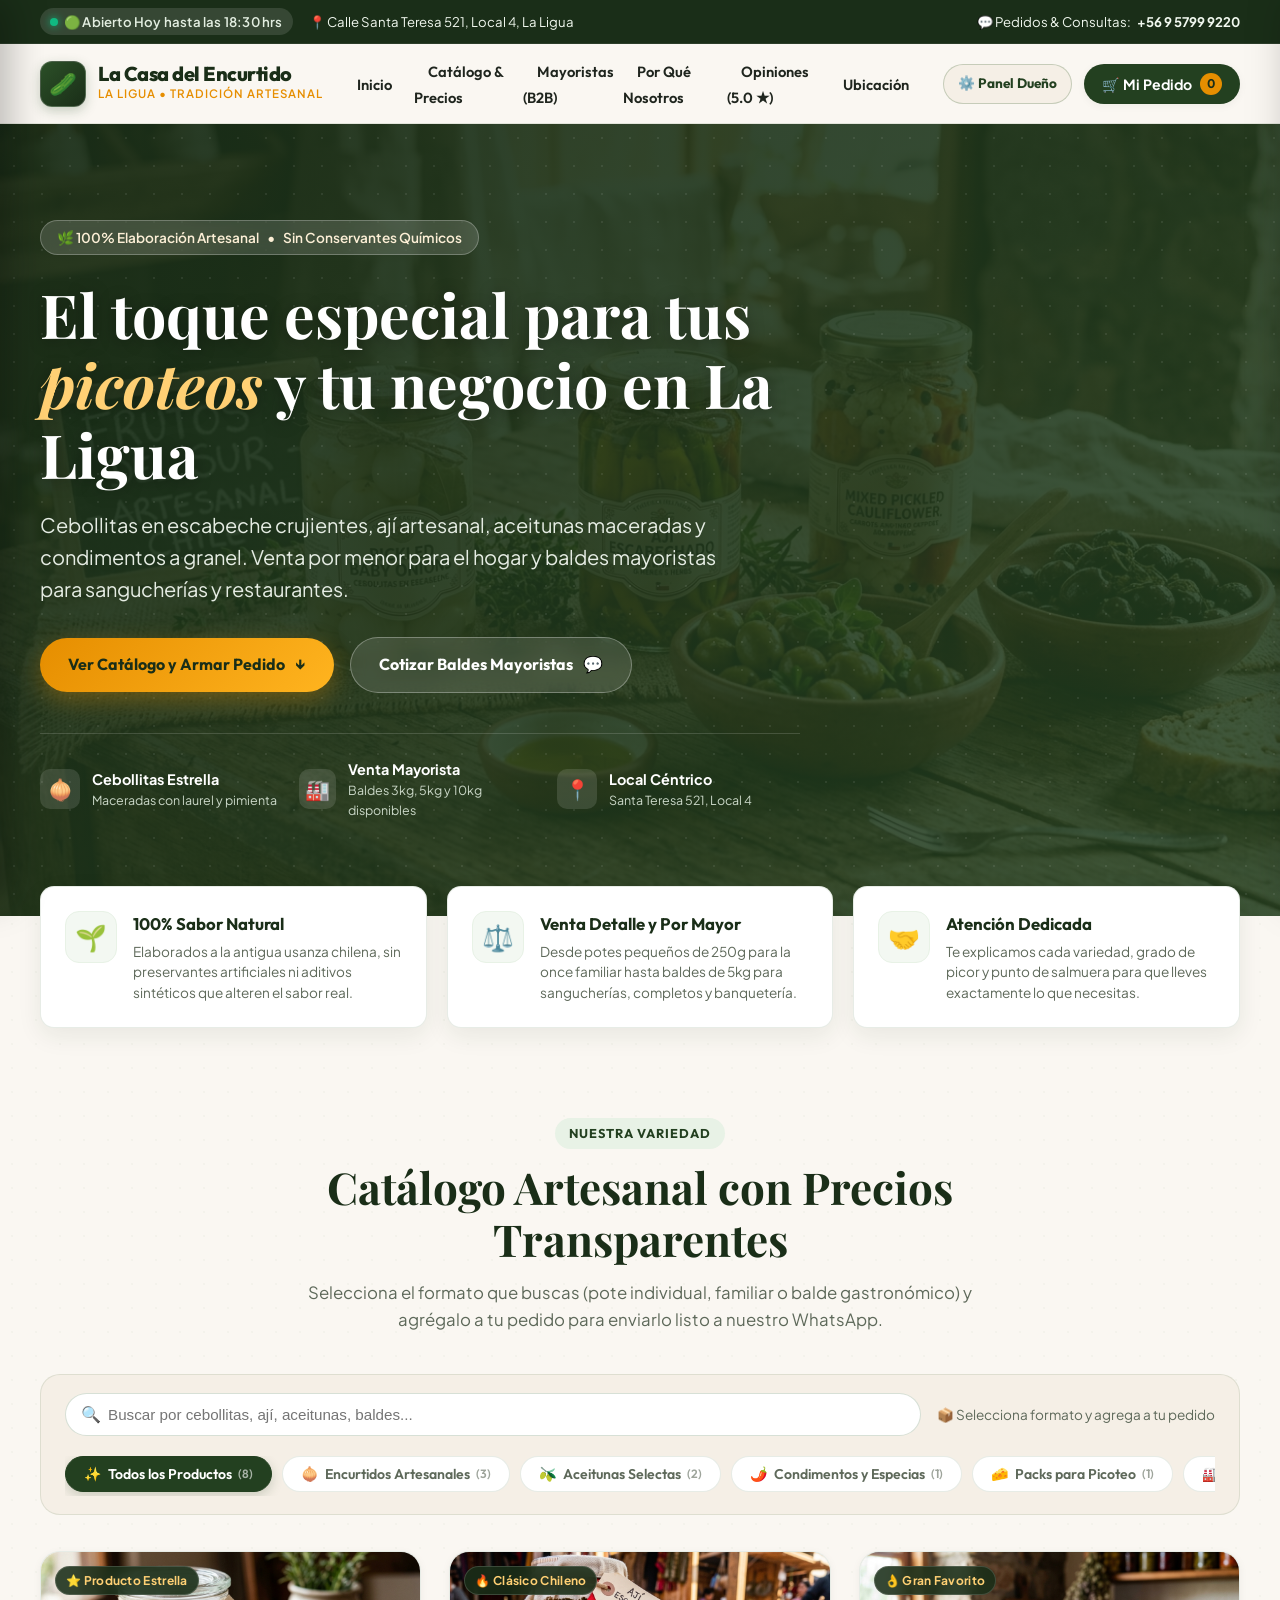
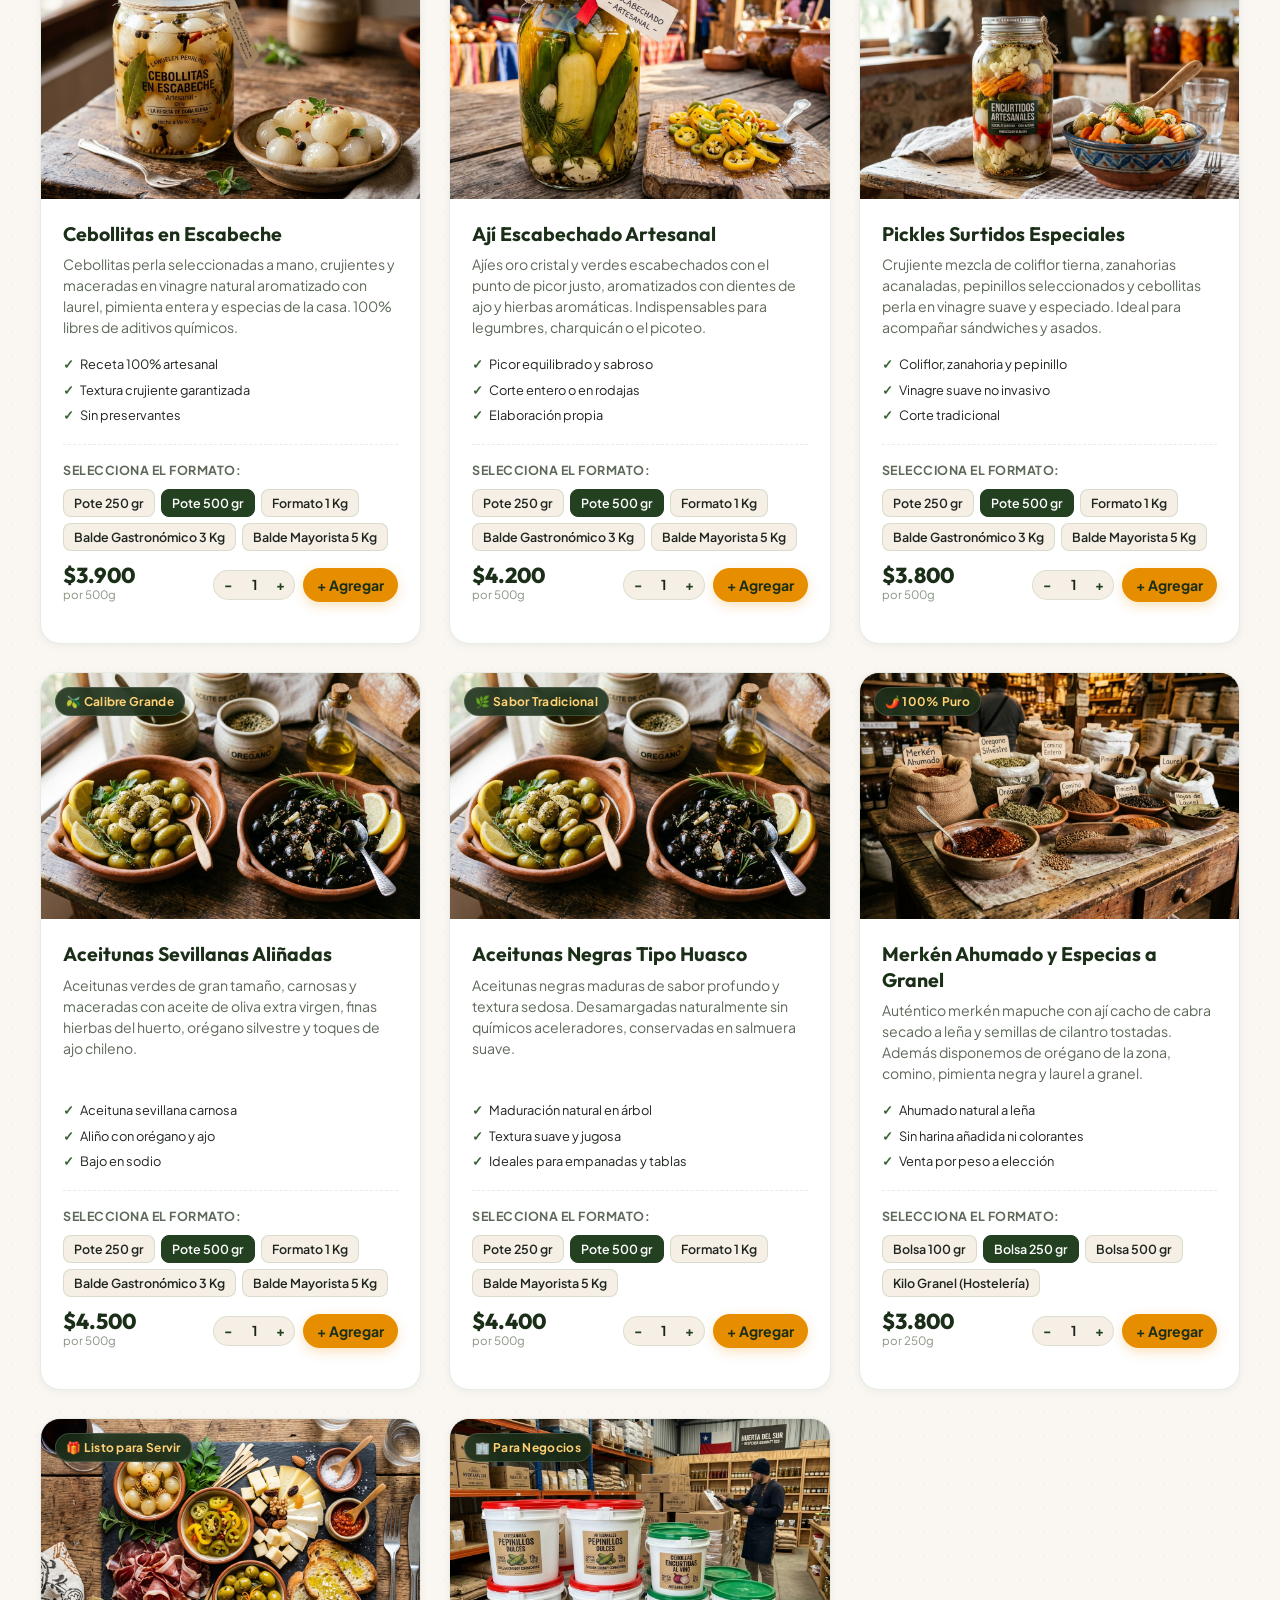
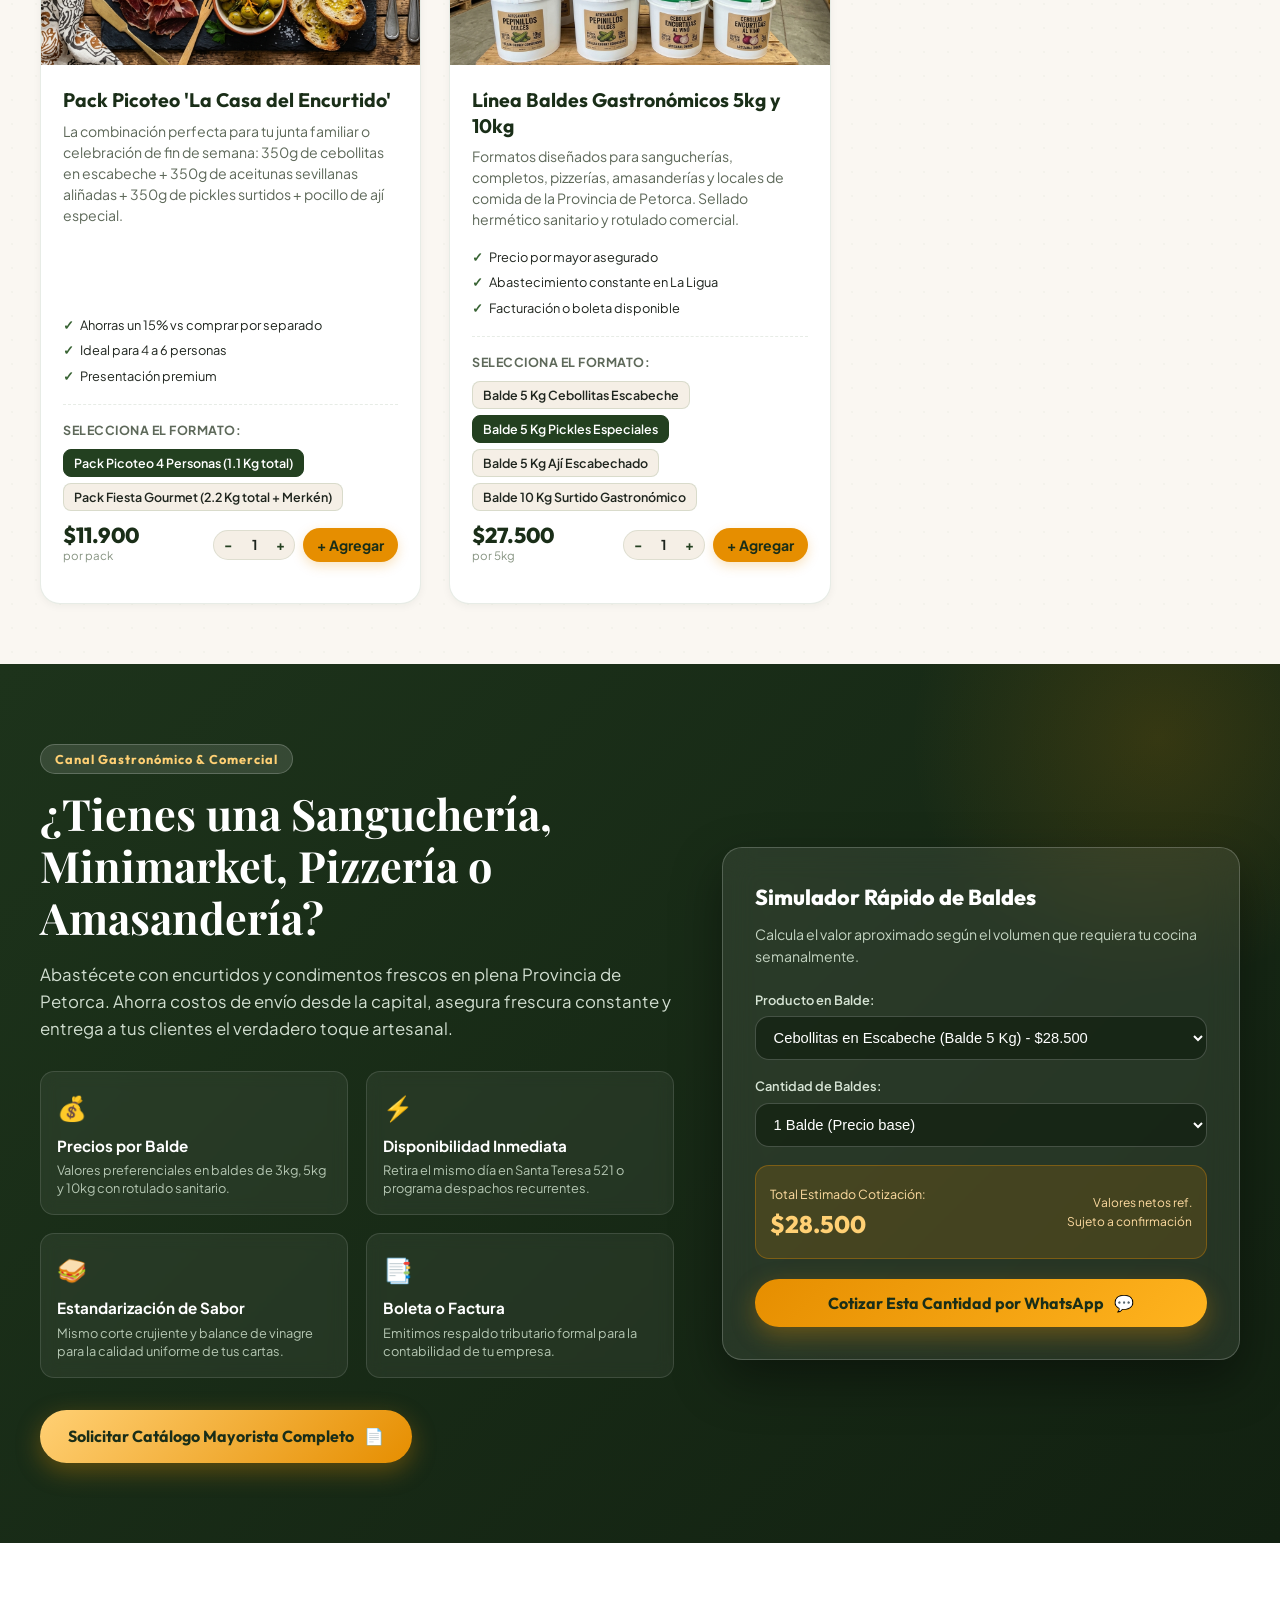
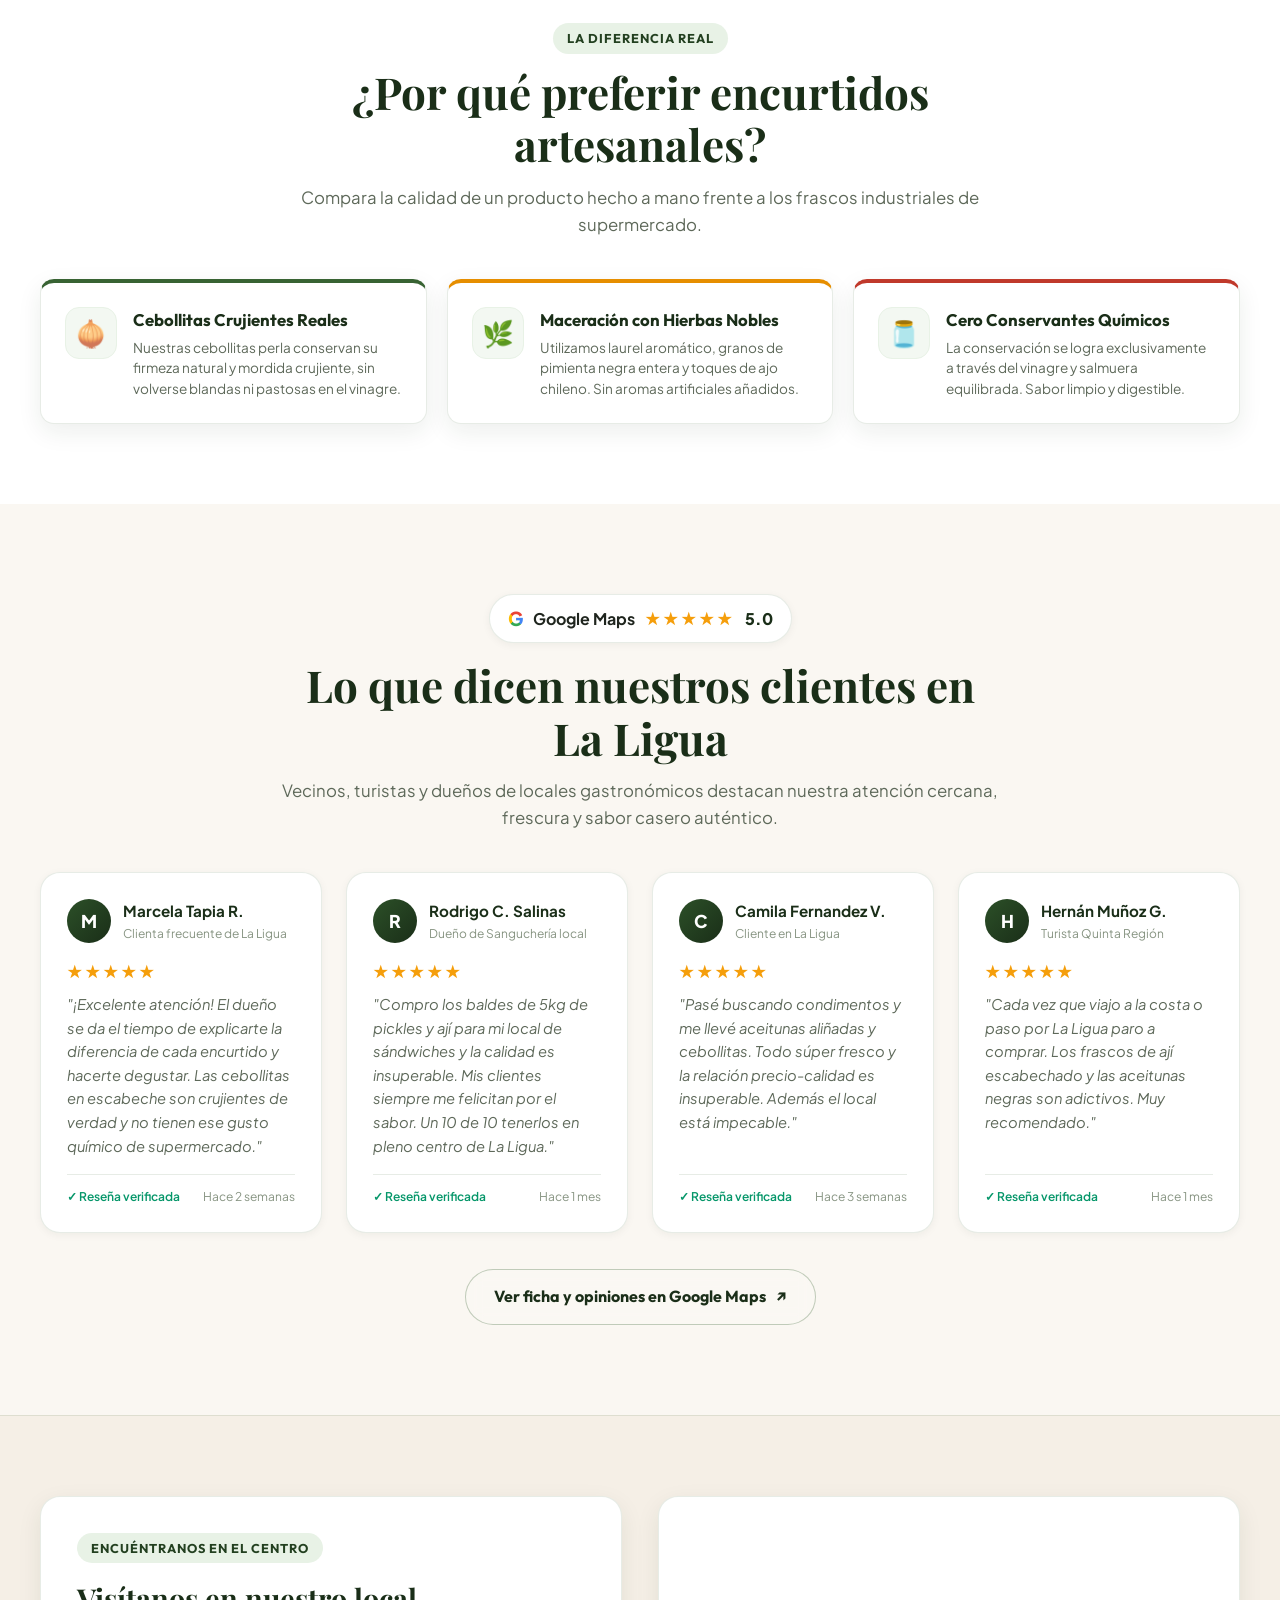
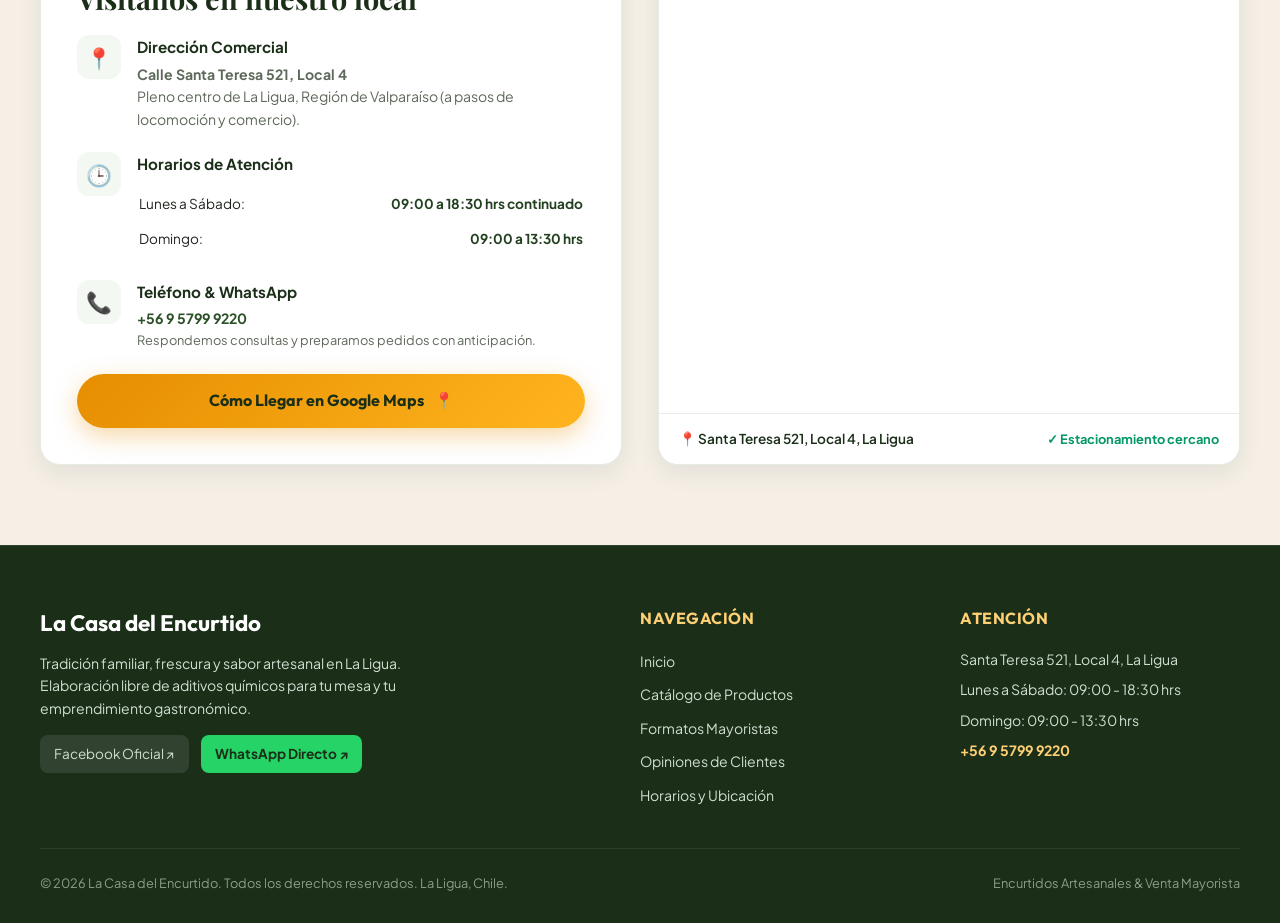
<file: index.html>
<!DOCTYPE html>
<html lang="es">
<head>
  <meta charset="UTF-8" />
  <meta name="viewport" content="width=device-width, initial-scale=1.0" />
  <title>La Casa del Encurtido | Encurtidos Artesanales, Aceitunas y Condimentos en La Ligua</title>
  
  <!-- SEO Meta Tags -->
  <meta name="description" content="Encurtidos artesanales sin conservantes ni aditivos en La Ligua. Cebollitas en escabeche, ají escabechado, aceitunas selectas y condimentos a granel. Venta por mayor y detalle en Santa Teresa 521, Local 4." />
  <meta name="keywords" content="encurtidos la ligua, cebollitas en escabeche, aji escabechado, aceitunas por mayor, condimentos a granel la ligua, venta mayorista encurtidos, la casa del encurtido" />
  <meta name="author" content="La Casa del Encurtido" />
  <meta name="theme-color" content="#1a2e18" />

  <!-- Open Graph / Redes Sociales -->
  <meta property="og:type" content="website" />
  <meta property="og:title" content="La Casa del Encurtido | Sabor Natural en La Ligua" />
  <meta property="og:description" content="El toque especial para tus picoteos y tu negocio. Venta a granel y baldes mayoristas en pleno centro de La Ligua." />
  <meta property="og:image" content="assets/images/hero.jpg" />

  <!-- Google Fonts -->
  <link rel="preconnect" href="https://fonts.googleapis.com" />
  <link rel="preconnect" href="https://fonts.gstatic.com" crossorigin />
  <link href="https://fonts.googleapis.com/css2?family=Outfit:wght@400;500;600;700;800&family=Playfair+Display:ital,wght@0,600;0,700;0,800;1,600&family=Plus+Jakarta+Sans:wght@400;500;600;700&display=swap" rel="stylesheet" />

  <!-- Hoja de Estilos -->
  <link rel="stylesheet" href="css/styles.css" />
</head>
<body>

  <!-- ==========================================================================
       TOP BAR INFORMATIVA Y HORARIO EN TIEMPO REAL
       ========================================================================== -->
  <div class="top-bar">
    <div class="container top-bar-inner">
      <div class="top-bar-left">
        <!-- Indicador dinámico de horario -->
        <div class="status-badge" id="store-status-badge">
          <span class="status-dot"></span>
          <span>Cargando horario...</span>
        </div>
        <span class="top-bar-link" style="cursor: default;">
          📍 Calle Santa Teresa 521, Local 4, La Ligua
        </span>
      </div>

      <div class="top-bar-right">
        <a href="https://wa.me/56957999220" target="_blank" rel="noopener" class="top-bar-link">
          💬 Pedidos & Consultas: <strong>+56 9 5799 9220</strong>
        </a>
      </div>
    </div>
  </div>

  <!-- ==========================================================================
       HEADER PRINCIPAL
       ========================================================================== -->
  <header class="main-header">
    <div class="container header-inner">
      <a href="#inicio" class="logo-brand">
        <div class="logo-icon-wrap">🥒</div>
        <div class="logo-text">
          <h1>La Casa del Encurtido</h1>
          <span>La Ligua • Tradición Artesanal</span>
        </div>
      </a>

      <!-- Navegación de Escritorio -->
      <nav class="desktop-nav">
        <ul class="nav-links">
          <li><a href="#inicio" class="nav-link">Inicio</a></li>
          <li><a href="#catalogo" class="nav-link">Catálogo & Precios</a></li>
          <li><a href="#mayoristas" class="nav-link">Mayoristas (B2B)</a></li>
          <li><a href="#calidad" class="nav-link">Por Qué Nosotros</a></li>
          <li><a href="#opiniones" class="nav-link">Opiniones (5.0 ★)</a></li>
          <li><a href="#ubicacion" class="nav-link">Ubicación</a></li>
        </ul>
      </nav>

      <!-- Acciones de Cabecera -->
      <div class="header-actions">
        <!-- Acceso al Panel de Administración para el Dueño -->
        <a href="admin.html" class="admin-nav-btn" title="Panel de Administración: Editar precios y productos">
          <span>⚙️ Panel Dueño</span>
        </a>

        <!-- Carrito de Pedidos -->
        <button class="cart-btn-trigger trigger-cart-open" id="header-cart-btn" aria-label="Ver carrito de pedido">
          <span>🛒 Mi Pedido</span>
          <span class="cart-count-badge">0</span>
        </button>

        <!-- Botón Menú Móvil -->
        <button class="mobile-menu-btn" id="mobile-menu-btn" aria-label="Abrir menú de navegación">
          <span class="hamburger-bar"></span>
          <span class="hamburger-bar"></span>
          <span class="hamburger-bar"></span>
        </button>
      </div>
    </div>
  </header>

  <!-- ==========================================================================
       DRAWER DE NAVEGACIÓN MÓVIL (MENÚ LATERAL)
       ========================================================================== -->
  <div class="mobile-nav-overlay" id="mobile-nav-overlay"></div>
  <aside class="mobile-nav-drawer" id="mobile-nav-drawer">
    <div class="mobile-nav-header">
      <div class="logo-brand">
        <div class="logo-icon-wrap" style="width: 38px; height: 38px; font-size: 1.2rem;">🥒</div>
        <div class="logo-text">
          <h1>La Casa del Encurtido</h1>
          <span>La Ligua</span>
        </div>
      </div>
      <button class="mobile-nav-close" id="mobile-nav-close-btn" aria-label="Cerrar menú">&times;</button>
    </div>

    <div class="mobile-nav-body">
      <!-- Horario en vivo en móvil -->
      <div class="mobile-status-strip" id="mobile-store-status">
        <span class="status-dot"></span>
        <span>Cargando horario...</span>
      </div>

      <!-- Lista de enlaces de navegación móvil -->
      <ul class="mobile-nav-list">
        <li>
          <a href="#inicio" class="mobile-nav-link">
            <span class="icon">🏠</span>
            <span>Inicio</span>
          </a>
        </li>
        <li>
          <a href="#catalogo" class="mobile-nav-link">
            <span class="icon">🧅</span>
            <span>Catálogo & Precios</span>
          </a>
        </li>
        <li>
          <a href="#mayoristas" class="mobile-nav-link">
            <span class="icon">🏭</span>
            <span>Venta Mayorista (B2B)</span>
          </a>
        </li>
        <li>
          <a href="#calidad" class="mobile-nav-link">
            <span class="icon">🌿</span>
            <span>La Diferencia Artesanal</span>
          </a>
        </li>
        <li>
          <a href="#opiniones" class="mobile-nav-link">
            <span class="icon">⭐</span>
            <span>Opiniones de Clientes (5.0)</span>
          </a>
        </li>
        <li>
          <a href="#ubicacion" class="mobile-nav-link">
            <span class="icon">📍</span>
            <span>Horarios & Ubicación</span>
          </a>
        </li>
      </ul>

      <!-- Enlaces rápidos de soporte y administración -->
      <div class="mobile-nav-footer">
        <a href="admin.html" class="btn btn-secondary" style="color: var(--primary-900); border-color: rgba(56, 99, 51, 0.3); font-size: 0.88rem; padding: 10px 16px;">
          <span>⚙️ Administrar Precios (Dueño)</span>
        </a>
        <a href="https://wa.me/56957999220" target="_blank" rel="noopener" class="btn btn-primary" style="font-size: 0.88rem; padding: 10px 16px;">
          <span>💬 WhatsApp Directo</span>
        </a>
      </div>
    </div>
  </aside>

  <!-- ==========================================================================
       HERO SECTION
       ========================================================================== -->
  <section class="hero-section" id="inicio">
    <div class="hero-overlay-grid"></div>
    <div class="container">
      <div class="hero-content">
        <div class="hero-pill">
          <span>🌿 100% Elaboración Artesanal</span>
          <span>•</span>
          <span>Sin Conservantes Químicos</span>
        </div>

        <h1 class="hero-title">
          El toque especial para tus <em>picoteos</em> y tu negocio en La Ligua
        </h1>

        <p class="hero-description">
          Cebollitas en escabeche crujientes, ají artesanal, aceitunas maceradas y condimentos a granel. Venta por menor para el hogar y baldes mayoristas para sangucherías y restaurantes.
        </p>

        <div class="hero-actions">
          <a href="#catalogo" class="btn btn-primary">
            <span>Ver Catálogo y Armar Pedido</span>
            <span>↓</span>
          </a>
          <a href="https://wa.me/56957999220?text=Hola,%20quisiera%20cotizar%20precios%20mayoristas%20de%20encurtidos%20en%20La%20Casa%20del%20Encurtido" target="_blank" rel="noopener" class="btn btn-secondary">
            <span>Cotizar Baldes Mayoristas</span>
            <span>💬</span>
          </a>
        </div>

        <div class="hero-features-bar">
          <div class="hero-feat-item">
            <div class="hero-feat-icon">🧅</div>
            <div class="hero-feat-text">
              <h4>Cebollitas Estrella</h4>
              <p>Maceradas con laurel y pimienta</p>
            </div>
          </div>
          <div class="hero-feat-item">
            <div class="hero-feat-icon">🏭</div>
            <div class="hero-feat-text">
              <h4>Venta Mayorista</h4>
              <p>Baldes 3kg, 5kg y 10kg disponibles</p>
            </div>
          </div>
          <div class="hero-feat-item">
            <div class="hero-feat-icon">📍</div>
            <div class="hero-feat-text">
              <h4>Local Céntrico</h4>
              <p>Santa Teresa 521, Local 4</p>
            </div>
          </div>
        </div>
      </div>
    </div>
  </section>

  <!-- ==========================================================================
       PILARES DE CONFIANZA
       ========================================================================== -->
  <section class="trust-strip">
    <div class="container">
      <div class="trust-cards-grid">
        <div class="trust-card">
          <div class="trust-icon-box">🌱</div>
          <div class="trust-text">
            <h3>100% Sabor Natural</h3>
            <p>Elaborados a la antigua usanza chilena, sin preservantes artificiales ni aditivos sintéticos que alteren el sabor real.</p>
          </div>
        </div>

        <div class="trust-card">
          <div class="trust-icon-box">⚖️</div>
          <div class="trust-text">
            <h3>Venta Detalle y Por Mayor</h3>
            <p>Desde potes pequeños de 250g para la once familiar hasta baldes de 5kg para sangucherías, completos y banquetería.</p>
          </div>
        </div>

        <div class="trust-card">
          <div class="trust-icon-box">🤝</div>
          <div class="trust-text">
            <h3>Atención Dedicada</h3>
            <p>Te explicamos cada variedad, grado de picor y punto de salmuera para que lleves exactamente lo que necesitas.</p>
          </div>
        </div>
      </div>
    </div>
  </section>

  <!-- ==========================================================================
       CATÁLOGO INTERACTIVO CON FORMATOS Y PEDIDO DIRECTO
       ========================================================================== -->
  <section class="catalog-section" id="catalogo">
    <div class="container">
      <div class="section-head">
        <span class="section-tag">Nuestra Variedad</span>
        <h2 class="section-title">Catálogo Artesanal con Precios Transparentes</h2>
        <p class="section-sub">
          Selecciona el formato que buscas (pote individual, familiar o balde gastronómico) y agrégalo a tu pedido para enviarlo listo a nuestro WhatsApp.
        </p>
      </div>

      <!-- Barra de Filtros y Buscador -->
      <div class="catalog-controls">
        <div class="controls-row-top">
          <div class="search-box-wrap">
            <span class="search-icon">🔍</span>
            <input type="text" id="catalog-search-input" class="search-input" placeholder="Buscar por cebollitas, ají, aceitunas, baldes..." />
          </div>
          <div class="catalog-info-hint">
            <span>📦 Selecciona formato y agrega a tu pedido</span>
          </div>
        </div>

        <!-- Botones de Categorías -->
        <div class="category-pills-wrap" id="category-pills">
          <!-- Renderizado dinámico desde app.js -->
        </div>
      </div>

      <!-- Grid de Productos -->
      <div class="products-grid" id="products-grid">
        <!-- Renderizado dinámico desde app.js -->
      </div>
    </div>
  </section>

  <!-- ==========================================================================
       SECCIÓN B2B / ATENCIÓN ESPECIAL MAYORISTAS
       ========================================================================== -->
  <section class="wholesale-section" id="mayoristas">
    <div class="wholesale-bg-glow"></div>
    <div class="container">
      <div class="wholesale-grid">
        <div class="wholesale-info-col">
          <span class="wholesale-tag">Canal Gastronómico & Comercial</span>
          <h2 class="wholesale-title">¿Tienes una Sanguchería, Minimarket, Pizzería o Amasandería?</h2>
          <p class="wholesale-desc">
            Abastécete con encurtidos y condimentos frescos en plena Provincia de Petorca. Ahorra costos de envío desde la capital, asegura frescura constante y entrega a tus clientes el verdadero toque artesanal.
          </p>

          <div class="wholesale-benefits-list">
            <div class="benefit-card">
              <div class="benefit-icon">💰</div>
              <h4>Precios por Balde</h4>
              <p>Valores preferenciales en baldes de 3kg, 5kg y 10kg con rotulado sanitario.</p>
            </div>
            <div class="benefit-card">
              <div class="benefit-icon">⚡</div>
              <h4>Disponibilidad Inmediata</h4>
              <p>Retira el mismo día en Santa Teresa 521 o programa despachos recurrentes.</p>
            </div>
            <div class="benefit-card">
              <div class="benefit-icon">🥪</div>
              <h4>Estandarización de Sabor</h4>
              <p>Mismo corte crujiente y balance de vinagre para la calidad uniforme de tus cartas.</p>
            </div>
            <div class="benefit-card">
              <div class="benefit-icon">📑</div>
              <h4>Boleta o Factura</h4>
              <p>Emitimos respaldo tributario formal para la contabilidad de tu empresa.</p>
            </div>
          </div>

          <a href="https://wa.me/56957999220?text=Hola,%20tengo%20un%20negocio%20gastron%C3%B3mico%20en%20la%20zona%20y%20deseo%20recibir%20el%20cat%C3%A1logo%20mayorista%20completo" target="_blank" rel="noopener" class="btn btn-primary" style="background: linear-gradient(135deg, #ffd074, #e68e00); color: #1a2e18;">
            <span>Solicitar Catálogo Mayorista Completo</span>
            <span>📄</span>
          </a>
        </div>

        <!-- Cotizador Rápido de Baldes -->
        <div class="wholesale-calc-col">
          <div class="wholesale-calc-card">
            <h3 class="calc-title">Simulador Rápido de Baldes</h3>
            <p class="calc-subtitle">Calcula el valor aproximado según el volumen que requiera tu cocina semanalmente.</p>

            <div class="form-group">
              <label class="form-label" for="wholesale-product-select">Producto en Balde:</label>
              <select id="wholesale-product-select" class="form-select">
                <option value="28500">Cebollitas en Escabeche (Balde 5 Kg) - $28.500</option>
                <option value="27500">Pickles Surtidos Especiales (Balde 5 Kg) - $27.500</option>
                <option value="31000">Ají Escabechado Artesanal (Balde 5 Kg) - $31.000</option>
                <option value="34900">Aceitunas Sevillanas Aliñadas (Balde 5 Kg) - $34.900</option>
                <option value="52000">Surtido Mixto Gastronómico (Balde 10 Kg) - $52.000</option>
              </select>
            </div>

            <div class="form-group">
              <label class="form-label" for="wholesale-qty-select">Cantidad de Baldes:</label>
              <select id="wholesale-qty-select" class="form-select">
                <option value="1">1 Balde (Precio base)</option>
                <option value="2">2 Baldes</option>
                <option value="3">3 Baldes</option>
                <option value="5">5 Baldes (8% descuento volumen)</option>
                <option value="10">10+ Baldes (15% descuento volumen)</option>
              </select>
            </div>

            <div class="calc-result-box">
              <div>
                <span class="calc-price-lead">Total Estimado Cotización:</span>
                <div class="calc-price-value" id="wholesale-calc-price">$28.500</div>
              </div>
              <span style="font-size: 0.75rem; color: #ffdca1; text-align: right;">Valores netos ref.<br>Sujeto a confirmación</span>
            </div>

            <button class="btn btn-primary" id="btn-quote-wholesale-wa" style="width: 100%;">
              <span>Cotizar Esta Cantidad por WhatsApp</span>
              <span>💬</span>
            </button>
          </div>
        </div>
      </div>
    </div>
  </section>

  <!-- ==========================================================================
       POR QUÉ NOSOTROS / LA DIFERENCIA ARTESANAL
       ========================================================================== */ -->
  <section class="trust-strip" id="calidad" style="margin-top: 0; padding: 80px 0; background: #fff;">
    <div class="container">
      <div class="section-head">
        <span class="section-tag">La Diferencia Real</span>
        <h2 class="section-title">¿Por qué preferir encurtidos artesanales?</h2>
        <p class="section-sub">Compara la calidad de un producto hecho a mano frente a los frascos industriales de supermercado.</p>
      </div>

      <div class="trust-cards-grid" style="grid-template-columns: repeat(auto-fit, minmax(280px, 1fr));">
        <div class="trust-card" style="border-top: 4px solid var(--primary-600);">
          <div class="trust-icon-box">🧅</div>
          <div class="trust-text">
            <h3>Cebollitas Crujientes Reales</h3>
            <p>Nuestras cebollitas perla conservan su firmeza natural y mordida crujiente, sin volverse blandas ni pastosas en el vinagre.</p>
          </div>
        </div>

        <div class="trust-card" style="border-top: 4px solid var(--accent-amber);">
          <div class="trust-icon-box">🌿</div>
          <div class="trust-text">
            <h3>Maceración con Hierbas Nobles</h3>
            <p>Utilizamos laurel aromático, granos de pimienta negra entera y toques de ajo chileno. Sin aromas artificiales añadidos.</p>
          </div>
        </div>

        <div class="trust-card" style="border-top: 4px solid var(--accent-red);">
          <div class="trust-icon-box">🫙</div>
          <div class="trust-text">
            <h3>Cero Conservantes Químicos</h3>
            <p>La conservación se logra exclusivamente a través del vinagre y salmuera equilibrada. Sabor limpio y digestible.</p>
          </div>
        </div>
      </div>
    </div>
  </section>

  <!-- ==========================================================================
       SOCIAL PROOF / RESEÑAS GOOGLE MAPS (5.0 ESTRELLAS)
       ========================================================================== -->
  <section class="reviews-section" id="opiniones">
    <div class="container">
      <div class="section-head">
        <div class="google-badge-header">
          <span class="google-g-logo">G</span>
          <strong>Google Maps</strong>
          <span class="stars-row">★★★★★</span>
          <span style="font-weight: 800; color: #1a2e18;">5.0</span>
        </div>
        <h2 class="section-title">Lo que dicen nuestros clientes en La Ligua</h2>
        <p class="section-sub">
          Vecinos, turistas y dueños de locales gastronómicos destacan nuestra atención cercana, frescura y sabor casero auténtico.
        </p>
      </div>

      <div class="reviews-grid" id="reviews-grid">
        <!-- Renderizado dinámico desde app.js -->
      </div>

      <div style="text-align: center; margin-top: 36px;">
        <a href="https://maps.google.com/?q=La+Casa+del+Encurtido+Santa+Teresa+521+La+Ligua" target="_blank" rel="noopener" class="btn btn-secondary" style="color: var(--primary-900); border-color: rgba(56, 99, 51, 0.3);">
          <span>Ver ficha y opiniones en Google Maps</span>
          <span>↗</span>
        </a>
      </div>
    </div>
  </section>

  <!-- ==========================================================================
       UBICACIÓN, HORARIOS & MAPA INTERACTIVO
       ========================================================================== -->
  <section class="location-section" id="ubicacion">
    <div class="container">
      <div class="location-grid">
        <div class="location-info-card">
          <span class="section-tag">Encuéntranos en el Centro</span>
          <h3>Visítanos en nuestro local</h3>
          
          <div class="info-item">
            <div class="info-item-icon">📍</div>
            <div class="info-item-content">
              <h4>Dirección Comercial</h4>
              <p><strong>Calle Santa Teresa 521, Local 4</strong></p>
              <p>Pleno centro de La Ligua, Región de Valparaíso (a pasos de locomoción y comercio).</p>
            </div>
          </div>

          <div class="info-item">
            <div class="info-item-icon">🕒</div>
            <div class="info-item-content" style="width: 100%;">
              <h4>Horarios de Atención</h4>
              <table class="hours-schedule-table">
                <tbody>
                  <tr>
                    <td>Lunes a Sábado:</td>
                    <td>09:00 a 18:30 hrs continuado</td>
                  </tr>
                  <tr>
                    <td>Domingo:</td>
                    <td>09:00 a 13:30 hrs</td>
                  </tr>
                </tbody>
              </table>
            </div>
          </div>

          <div class="info-item">
            <div class="info-item-icon">📞</div>
            <div class="info-item-content">
              <h4>Teléfono & WhatsApp</h4>
              <p><a href="tel:+56957999220" style="color: var(--primary-700); font-weight: 700;">+56 9 5799 9220</a></p>
              <p style="font-size: 0.8rem; color: var(--text-muted);">Respondemos consultas y preparamos pedidos con anticipación.</p>
            </div>
          </div>

          <div style="margin-top: 24px;">
            <a href="https://maps.google.com/?q=La+Casa+del+Encurtido+Santa+Teresa+521+La+Ligua" target="_blank" rel="noopener" class="btn btn-primary" style="width: 100%;">
              <span>Cómo Llegar en Google Maps</span>
              <span>📍</span>
            </a>
          </div>
        </div>

        <!-- Wrapper del Mapa -->
        <div class="map-wrapper">
          <iframe 
            class="map-embed-frame"
            src="https://www.google.com/maps/embed?pb=!1m18!1m12!1m3!1d3362.4336067749454!2d-71.23381662369689!3d-32.447781073801944!2m3!1f0!2f0!3f0!3m2!1i1024!2i768!4f13.1!3m3!1m2!1s0x9689d24222a76f27%3A0x6b19a3b934789531!2sSanta%20Teresa%20521%2C%20La%20Ligua%2C%20Valpara%C3%ADso!5e0!3m2!1ses!2scl!4v1716200000000!5m2!1ses!2scl"
            allowfullscreen="" 
            loading="lazy" 
            referrerpolicy="no-referrer-when-downgrade"
            title="Ubicación de La Casa del Encurtido en La Ligua">
          </iframe>
          <div class="map-card-footer">
            <span style="font-size: 0.85rem; font-weight: 600; color: var(--primary-900);">
              📍 Santa Teresa 521, Local 4, La Ligua
            </span>
            <span style="font-size: 0.8rem; color: #059669; font-weight: 700;">
              ✓ Estacionamiento cercano
            </span>
          </div>
        </div>
      </div>
    </div>
  </section>

  <!-- ==========================================================================
       FOOTER
       ========================================================================== -->
  <footer class="site-footer">
    <div class="container">
      <div class="footer-top">
        <div class="footer-brand">
          <h2>La Casa del Encurtido</h2>
          <p>
            Tradición familiar, frescura y sabor artesanal en La Ligua. Elaboración libre de aditivos químicos para tu mesa y tu emprendimiento gastronómico.
          </p>
          <div style="margin-top: 16px; display: flex; gap: 12px;">
            <a href="https://www.facebook.com/profile.php?id=61589403204747" target="_blank" rel="noopener" style="background: rgba(255,255,255,0.1); padding: 8px 14px; border-radius: 8px; font-size: 0.85rem;">
              Facebook Oficial ↗
            </a>
            <a href="https://wa.me/56957999220" target="_blank" rel="noopener" style="background: #25d366; color: #1a2e18; font-weight: 700; padding: 8px 14px; border-radius: 8px; font-size: 0.85rem;">
              WhatsApp Directo ↗
            </a>
          </div>
        </div>

        <div class="footer-col">
          <h4>Navegación</h4>
          <ul>
            <li><a href="#inicio">Inicio</a></li>
            <li><a href="#catalogo">Catálogo de Productos</a></li>
            <li><a href="#mayoristas">Formatos Mayoristas</a></li>
            <li><a href="#opiniones">Opiniones de Clientes</a></li>
            <li><a href="#ubicacion">Horarios y Ubicación</a></li>
          </ul>
        </div>

        <div class="footer-col">
          <h4>Atención</h4>
          <p style="font-size: 0.88rem; margin-bottom: 8px;">Santa Teresa 521, Local 4, La Ligua</p>
          <p style="font-size: 0.88rem; margin-bottom: 8px;">Lunes a Sábado: 09:00 - 18:30 hrs</p>
          <p style="font-size: 0.88rem; margin-bottom: 8px;">Domingo: 09:00 - 13:30 hrs</p>
          <p style="font-size: 0.88rem; font-weight: 700; color: #ffd074;">+56 9 5799 9220</p>
        </div>
      </div>

      <div class="footer-bottom">
        <p>&copy; 2026 La Casa del Encurtido. Todos los derechos reservados. La Ligua, Chile.</p>
        <p style="font-size: 0.8rem; color: #8c9e8a;">Encurtidos Artesanales & Venta Mayorista</p>
      </div>
    </div>
  </footer>

  <!-- ==========================================================================
       DRAWER LATERAL DEL CARRITO (WHATSAPP ORDER BUILDER)
       ========================================================================== -->
  <div class="cart-drawer-overlay" id="cart-drawer-overlay"></div>
  <div class="cart-drawer" id="cart-drawer">
    <div class="cart-header">
      <h3>
        <span>🛒</span>
        <span>Mi Pedido</span>
      </h3>
      <button class="cart-close-btn" id="cart-close-btn" aria-label="Cerrar pedido">&times;</button>
    </div>

    <div class="cart-body">
      <!-- Estado vacío -->
      <div class="cart-empty-state" id="cart-empty-state">
        <div class="cart-empty-icon">🫙</div>
        <h4 style="font-family: var(--font-display); font-size: 1.15rem; color: var(--primary-900); margin-bottom: 6px;">Tu pedido está vacío</h4>
        <p style="font-size: 0.85rem; color: var(--text-muted); margin-bottom: 20px;">
          Revisa el catálogo, elige tu formato favorito (250g, 500g, 1kg o baldes) y agrégalo aquí.
        </p>
        <button class="btn btn-primary" onclick="closeCartDrawer()" style="padding: 10px 22px; font-size: 0.9rem;">
          Explorar Productos
        </button>
      </div>

      <!-- Lista de Ítems -->
      <div class="cart-items-list" id="cart-items-container">
        <!-- Generado dinámicamente por app.js -->
      </div>

      <!-- Formulario de Finalización -->
      <div class="cart-checkout-form" id="cart-checkout-form" style="display: none;">
        <h4 class="cart-form-title">Datos para tu Pedido</h4>
        
        <input type="text" id="client-name" class="cart-input" placeholder="Tu Nombre o Nombre de tu Local" />

        <label style="display: block; font-size: 0.78rem; font-weight: 700; color: var(--text-muted); margin-bottom: 6px; text-transform: uppercase;">
          Modalidad de Entrega:
        </label>
        <div class="delivery-radio-group">
          <label class="radio-pill">
            <input type="radio" name="delivery-type" value="Retiro en Local (Santa Teresa 521)" checked />
            <span>Retiro en Local</span>
          </label>
          <label class="radio-pill">
            <input type="radio" name="delivery-type" value="Coordinar Despacho en La Ligua" />
            <span>Despacho</span>
          </label>
        </div>

        <textarea id="client-notes" class="cart-input" rows="2" placeholder="Nota o preferencia (ej: 'Lo paso a buscar a las 17:00 hrs', 'Balde para sanguchería')."></textarea>
      </div>
    </div>

    <!-- Footer del Drawer con Total y Botón WhatsApp -->
    <div class="cart-footer" id="cart-footer-summary" style="display: none;">
      <div class="cart-summary-line">
        <span>Subtotal Productos</span>
        <span id="cart-subtotal-amount">$0</span>
      </div>
      <div class="cart-total-line">
        <span class="total-label">Total Estimado</span>
        <span class="total-amount" id="cart-total-amount">$0</span>
      </div>

      <button class="btn-send-whatsapp" onclick="sendWhatsAppOrder()">
        <span>Enviar Pedido a WhatsApp</span>
        <span>💬</span>
      </button>
      <p style="text-align: center; font-size: 0.72rem; color: var(--text-light); margin-top: 8px;">
        Te comunicará de inmediato al +56 9 5799 9220 con el detalle listo.
      </p>
    </div>
  </div>

  <!-- ==========================================================================
       STICKY BAR INFERIOR EN DISPOSITIVOS MÓVILES
       ========================================================================== -->
  <aside class="mobile-sticky-order-bar" id="mobile-sticky-order-bar">
    <div class="sticky-bar-inner">
      <div class="sticky-bar-info">
        <h4 id="mobile-bar-total">$0</h4>
        <p id="mobile-bar-count">0 productos agregados</p>
      </div>
      <button class="btn btn-primary trigger-cart-open" style="padding: 10px 20px; font-size: 0.9rem;">
        <span>Ver Pedido</span>
        <span>🛒</span>
      </button>
    </div>
  </aside>

  <!-- ==========================================================================
       MODAL: PROPUESTA COMERCIAL Y PITCH DE VENTAS PARA EL DUEÑO
       (Herramienta para que tú le muestres el valor real al dueño del negocio)
       ========================================================================== -->
  <div class="pitch-modal-overlay" id="pitch-modal-overlay">
    <div class="pitch-modal-card">
      <div class="pitch-header">
        <h2>Estrategia Comercial: La Casa del Encurtido</h2>
        <p>Guía de presentación y argumentos de venta para ofrecer esta App Web al dueño</p>
        <button class="pitch-close-btn" id="pitch-close-btn" aria-label="Cerrar">&times;</button>
      </div>

      <div class="pitch-body">
        <div class="pitch-roi-box">
          <h4>🎯 Diagnóstico de la Oportunidad</h4>
          <p>
            El dueño de <strong>La Casa del Encurtido</strong> ya gestiona activamente su perfil de Google Maps y publica promociones sueltas en Facebook. Sin embargo, su botón <em>"Agregar sitio web"</em> en Google Maps está vacío, perdiendo diariamente a clientes y turistas que buscan encurtidos en La Ligua.
          </p>
        </div>

        <h3 style="font-family: var(--font-display); font-size: 1.15rem; color: var(--primary-900); margin-bottom: 14px;">
          4 Argumentos Clave para Cerrar la Venta:
        </h3>

        <div class="pitch-grid">
          <div class="pitch-point-card">
            <div class="icon">⏱️</div>
            <h4>Ahorro de Tiempo en WhatsApp</h4>
            <p>Ya no tendrá que responder 30 veces al día <em>"¿Qué tiene y a cuánto el kilo?"</em>. El cliente entra, ve fotos reales, elige 250g, 500g o balde, y el pedido le llega calculado y ordenado.</p>
          </div>

          <div class="pitch-point-card">
            <div class="icon">📍</div>
            <h4>Monetizar Google Maps</h4>
            <p>Al agregar este enlace en su ficha de Google con 5.0 estrellas, cualquier persona que busque "encurtidos La Ligua" entra a su catálogo directo en vez de ir a la competencia.</p>
          </div>

          <div class="pitch-point-card">
            <div class="icon">🥪</div>
            <h4>Captar Canal Mayorista (B2B)</h4>
            <p>Permite separar al cliente que compra $3.000 para la once del dueño de sanguchería o minimarket que busca comprar 5 baldes por semana.</p>
          </div>

          <div class="pitch-point-card">
            <div class="icon">📱</div>
            <h4>100% Funcional sin Apps Extras</h4>
            <p>No requiere que el cliente instale nada. Abre rápido en cualquier celular y funciona directamente sobre su WhatsApp actual (+56 9 5799 9220).</p>
          </div>
        </div>

        <div style="background: var(--primary-50); border: 1px solid var(--primary-100); padding: 18px; border-radius: var(--radius-md); margin-bottom: 24px;">
          <h4 style="font-size: 0.95rem; font-weight: 700; color: var(--primary-900); margin-bottom: 6px;">💡 Cómo demostrársela en persona:</h4>
          <ol style="margin-left: 20px; font-size: 0.85rem; color: var(--text-muted); line-height: 1.6;">
            <li>Abre esta web desde tu teléfono y muéstrale cómo se ven sus frascos de cebollitas y ají.</li>
            <li>Agrega 2 potes de cebollitas y 1 balde de pickles, presiona <strong>"Enviar Pedido a WhatsApp"</strong> y pídele que revise su propio teléfono para que vea el mensaje llegar en vivo.</li>
            <li>Muéstrale cómo se verá su enlace puesto en su ficha de Google Maps.</li>
          </ol>
        </div>

        <div class="pitch-footer-actions">
          <button class="btn btn-secondary" onclick="document.getElementById('pitch-modal-overlay').classList.remove('active'); document.body.style.overflow='';" style="color: var(--primary-900); border-color: var(--border-light);">
            Cerrar Modal
          </button>
          <a href="propuesta-comercial.html" class="btn btn-primary" style="font-size: 0.9rem;">
            <span>Ver Ficha Comercial Imprimible / PDF</span>
            <span>📄</span>
          </a>
        </div>
      </div>
    </div>
  </div>

  <!-- Scripts -->
  <script src="js/data.js"></script>
  <script src="js/app.js"></script>
</body>
</html>
</file>
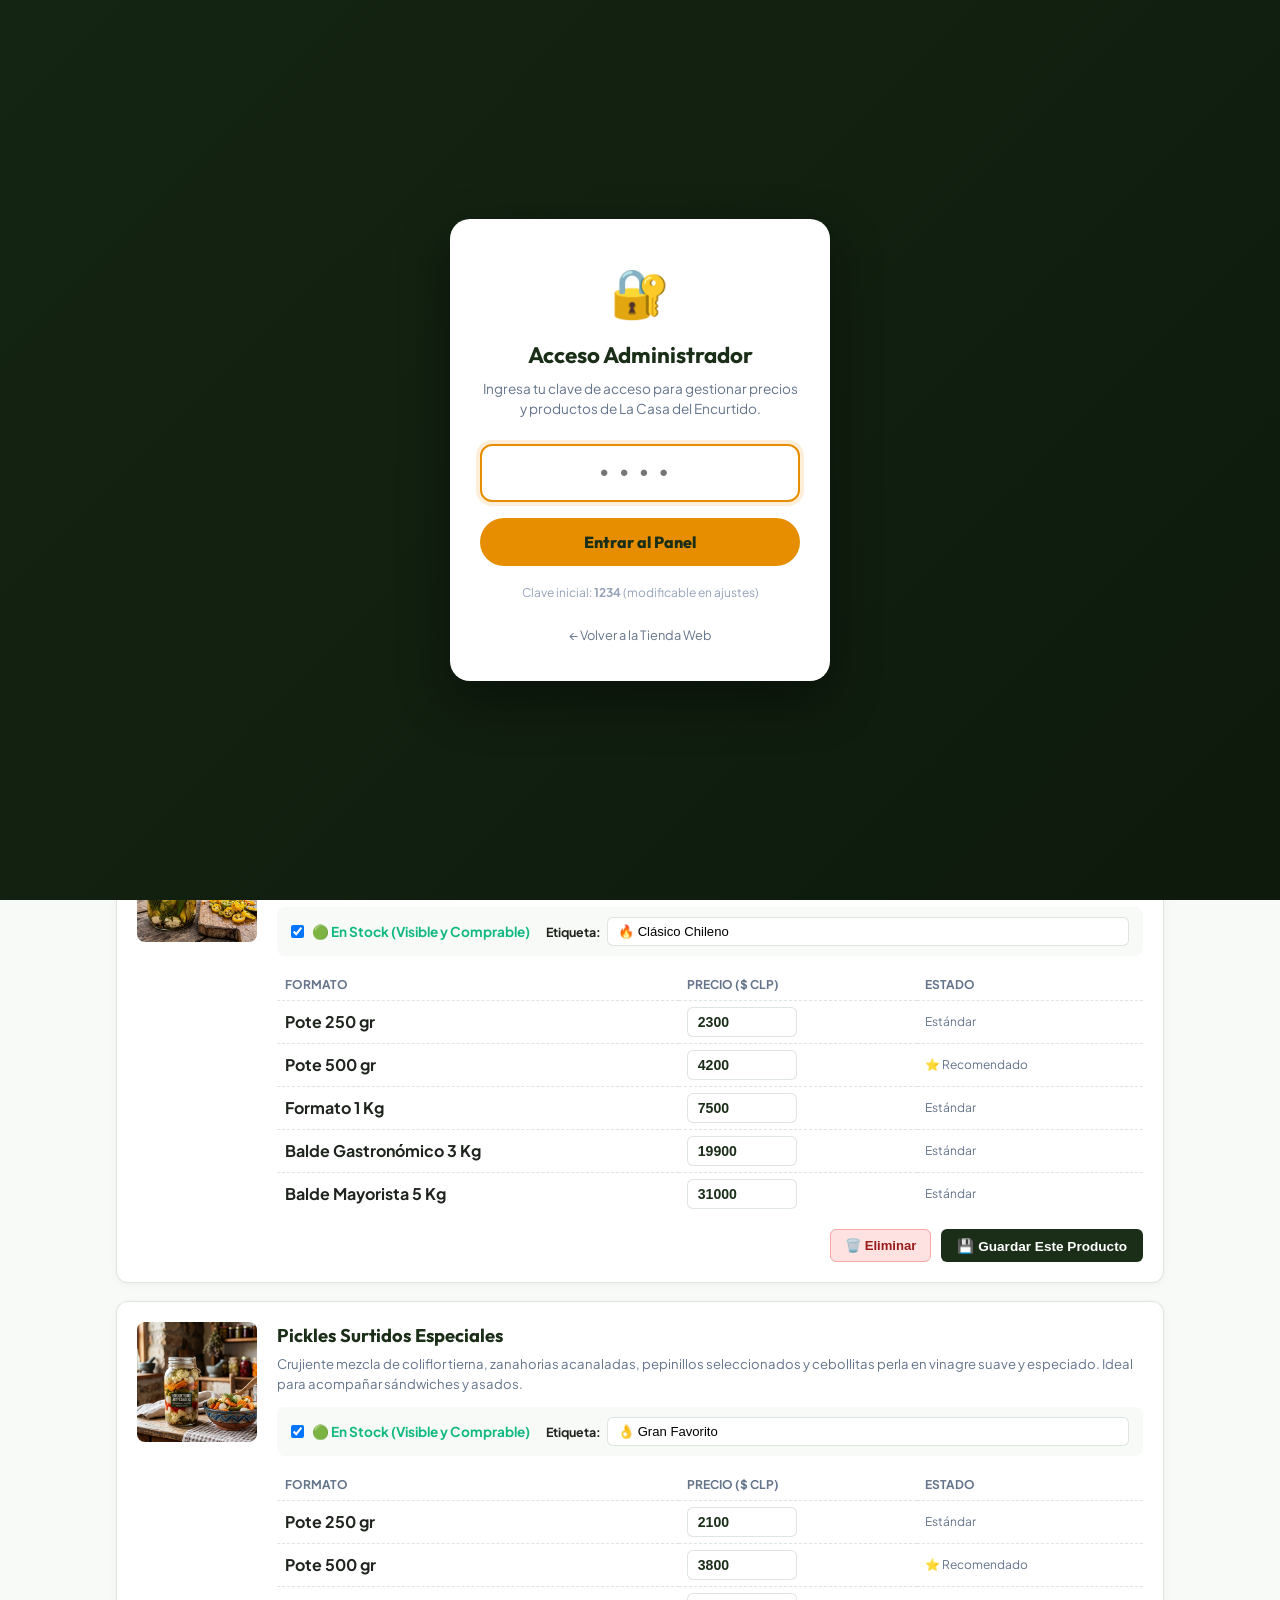
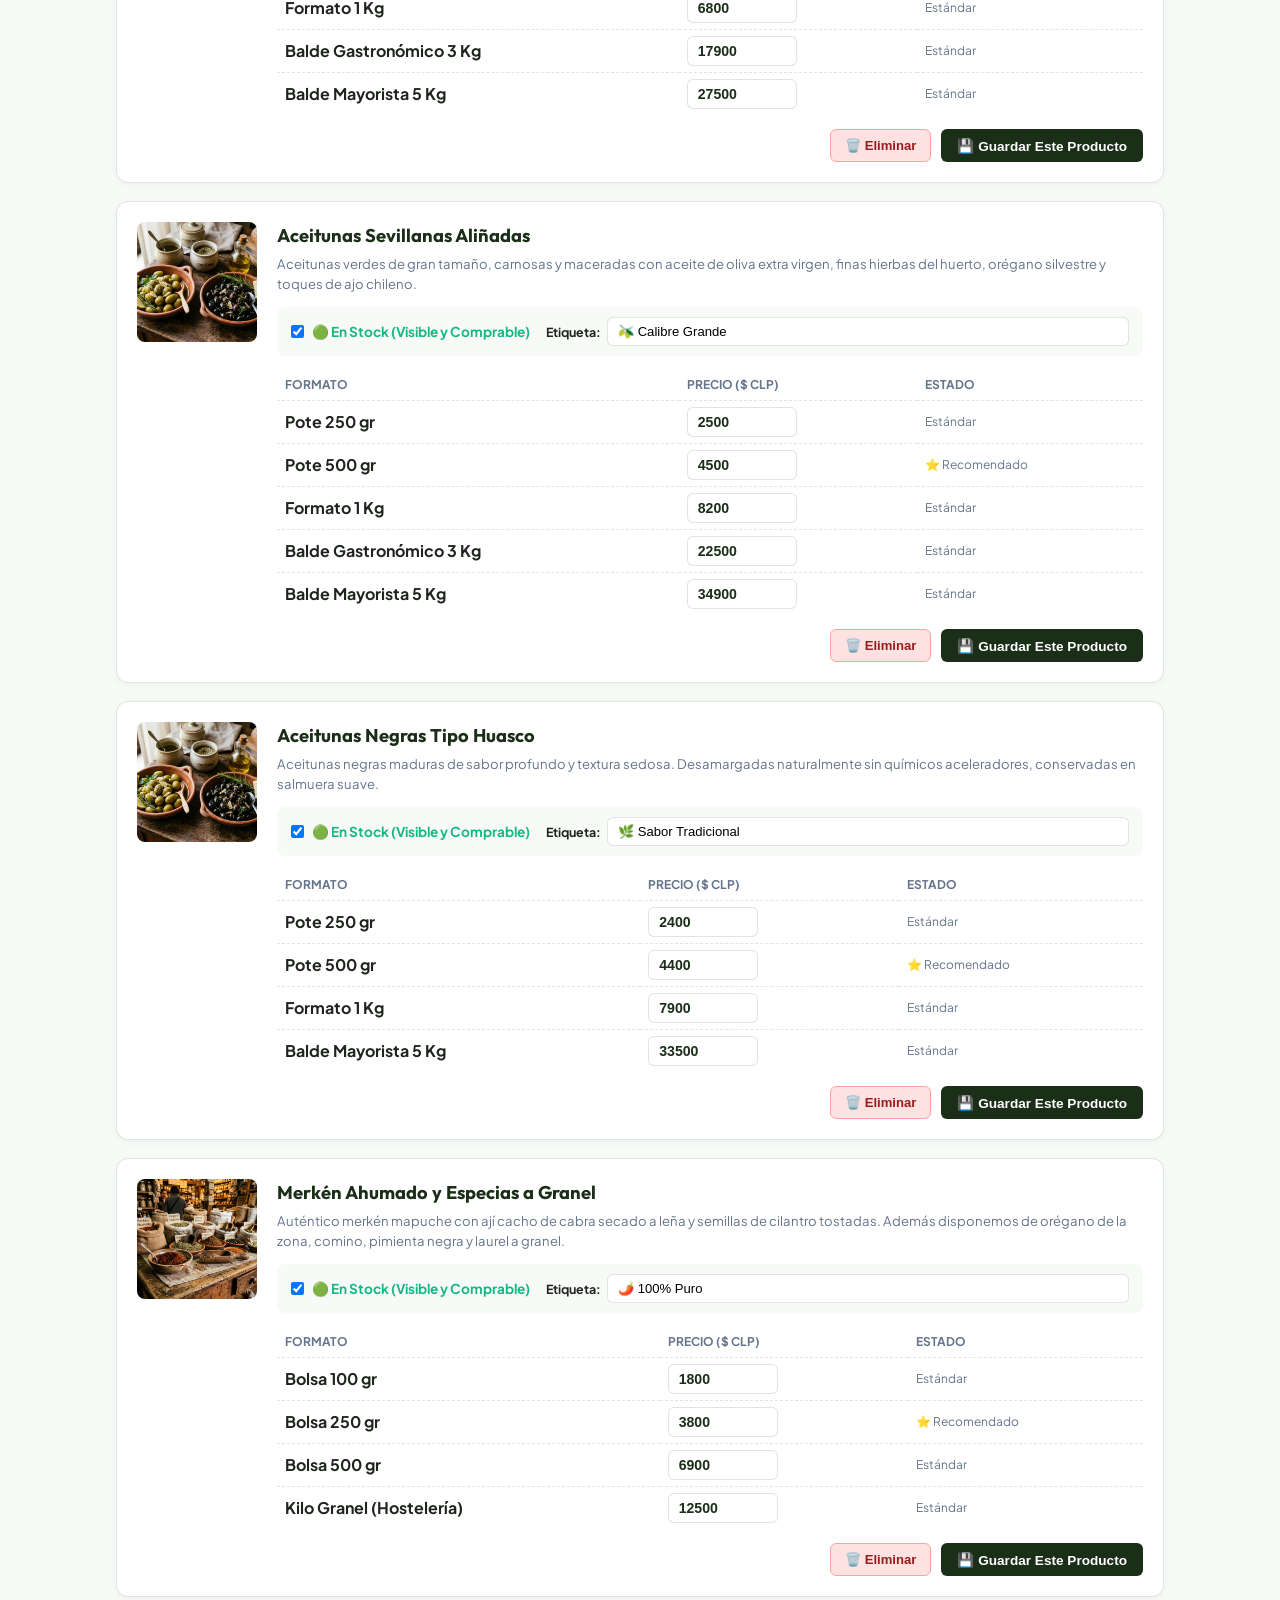
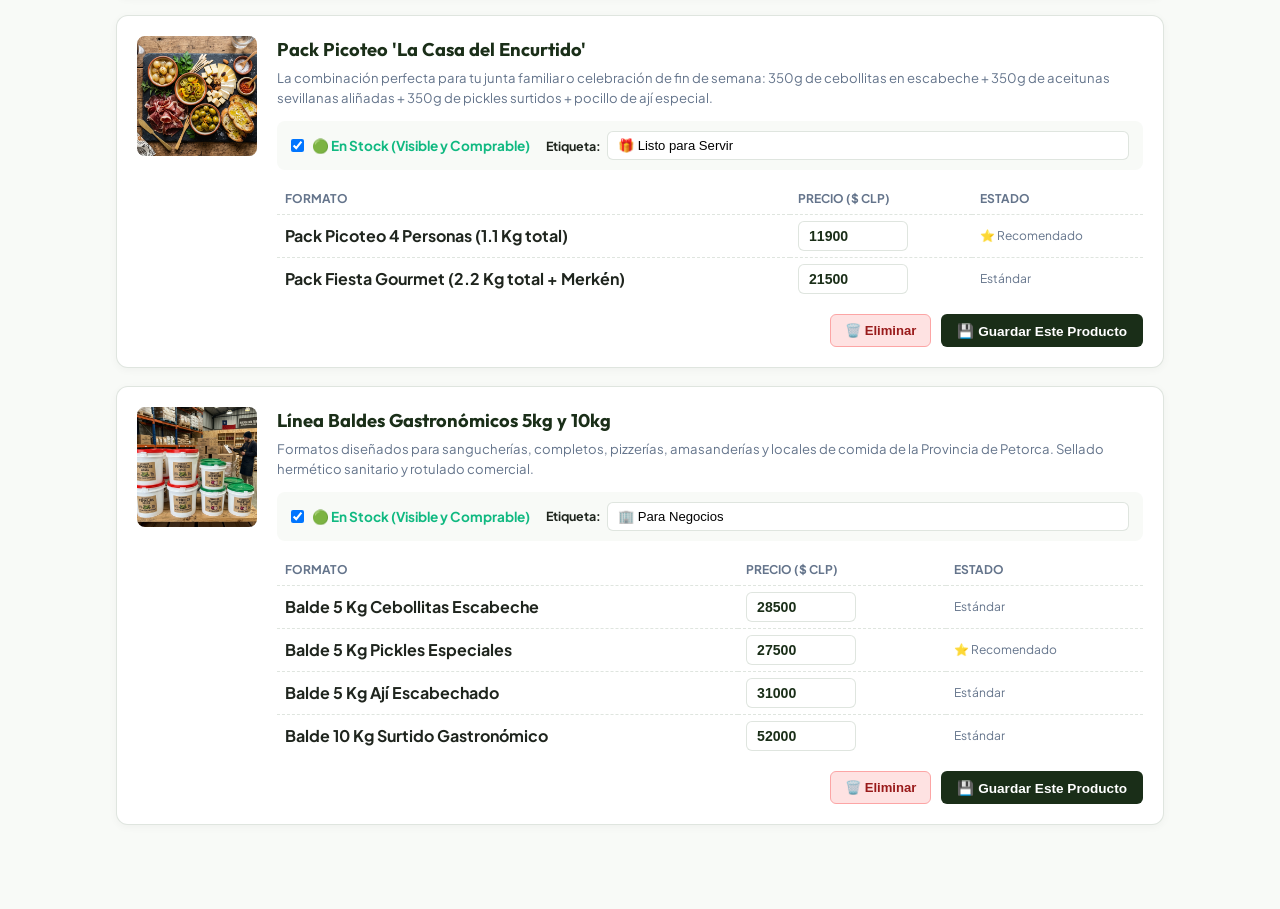
<file: admin.html>
<!DOCTYPE html>
<html lang="es">
<head>
  <meta charset="UTF-8" />
  <meta name="viewport" content="width=device-width, initial-scale=1.0" />
  <title>Panel de Administración | La Casa del Encurtido</title>
  
  <link rel="preconnect" href="https://fonts.googleapis.com" />
  <link rel="preconnect" href="https://fonts.gstatic.com" crossorigin />
  <link href="https://fonts.googleapis.com/css2?family=Outfit:wght@500;600;700;800&family=Plus+Jakarta+Sans:wght@400;500;600;700&display=swap" rel="stylesheet" />

  <style>
    :root {
      --primary: #1a2e18;
      --primary-700: #2c5028;
      --primary-50: #f2f7f1;
      --amber: #e68e00;
      --amber-light: #fff8eb;
      --red: #dc2626;
      --green: #10b981;
      --bg: #f8faf7;
      --card-bg: #ffffff;
      --text-main: #1f251e;
      --text-muted: #64748b;
      --border: rgba(44, 80, 40, 0.15);
      --radius: 12px;
      --font-display: 'Outfit', sans-serif;
      --font-body: 'Plus Jakarta Sans', sans-serif;
    }

    * { box-sizing: border-box; margin: 0; padding: 0; }
    body {
      font-family: var(--font-body);
      background-color: var(--bg);
      color: var(--text-main);
      line-height: 1.5;
      padding-bottom: 60px;
    }

    /* PANTALLA DE BLOQUEO POR PIN */
    #lock-screen {
      position: fixed;
      inset: 0;
      background: linear-gradient(135deg, #152513, #0d1a0c);
      z-index: 9999;
      display: flex;
      align-items: center;
      justify-content: center;
      padding: 20px;
    }

    .lock-card {
      background: #ffffff;
      padding: 36px 30px;
      border-radius: 20px;
      max-width: 380px;
      width: 100%;
      text-align: center;
      box-shadow: 0 20px 50px rgba(0,0,0,0.4);
    }

    .lock-icon {
      font-size: 3rem;
      margin-bottom: 12px;
    }

    .lock-card h2 {
      font-family: var(--font-display);
      font-size: 1.4rem;
      color: var(--primary);
      margin-bottom: 6px;
    }

    .lock-card p {
      font-size: 0.85rem;
      color: var(--text-muted);
      margin-bottom: 24px;
    }

    .pin-input {
      width: 100%;
      padding: 14px;
      font-size: 1.4rem;
      text-align: center;
      letter-spacing: 12px;
      border: 2px solid var(--border);
      border-radius: var(--radius);
      margin-bottom: 16px;
      outline: none;
      font-weight: 800;
    }

    .pin-input:focus {
      border-color: var(--amber);
      box-shadow: 0 0 0 4px rgba(230, 142, 0, 0.15);
    }

    .btn-unlock {
      width: 100%;
      padding: 14px;
      background: var(--amber);
      color: #1a2e18;
      border: none;
      border-radius: 999px;
      font-weight: 800;
      font-size: 1rem;
      font-family: var(--font-display);
      cursor: pointer;
      transition: all 0.2s;
    }

    .btn-unlock:hover {
      background: #cf7c00;
      color: #fff;
    }

    /* HEADER ADMIN */
    .admin-header {
      background: var(--primary);
      color: #fff;
      padding: 16px 24px;
      display: flex;
      justify-content: space-between;
      align-items: center;
      position: sticky;
      top: 0;
      z-index: 100;
      box-shadow: 0 4px 12px rgba(0,0,0,0.15);
    }

    .admin-brand {
      display: flex;
      align-items: center;
      gap: 10px;
    }

    .admin-brand h1 {
      font-family: var(--font-display);
      font-size: 1.15rem;
      font-weight: 800;
    }

    .admin-brand span {
      background: var(--amber);
      color: #1a2e18;
      font-size: 0.7rem;
      font-weight: 800;
      padding: 2px 8px;
      border-radius: 999px;
      text-transform: uppercase;
    }

    .admin-header-actions {
      display: flex;
      gap: 10px;
    }

    .btn-view-site {
      background: rgba(255,255,255,0.15);
      color: #fff;
      text-decoration: none;
      padding: 8px 14px;
      border-radius: 999px;
      font-size: 0.82rem;
      font-weight: 600;
      display: flex;
      align-items: center;
      gap: 6px;
      transition: background 0.2s;
    }

    .btn-view-site:hover {
      background: rgba(255,255,255,0.25);
    }

    /* CONTENEDOR Y PESTAÑAS */
    .admin-container {
      max-width: 1080px;
      margin: 24px auto;
      padding: 0 16px;
    }

    .nav-tabs {
      display: flex;
      gap: 8px;
      border-bottom: 2px solid var(--border);
      margin-bottom: 24px;
      overflow-x: auto;
      padding-bottom: 4px;
    }

    .tab-btn {
      padding: 10px 18px;
      border-radius: 8px 8px 0 0;
      background: none;
      border: none;
      font-family: var(--font-display);
      font-weight: 700;
      font-size: 0.92rem;
      color: var(--text-muted);
      cursor: pointer;
      display: flex;
      align-items: center;
      gap: 8px;
      white-space: nowrap;
      transition: all 0.2s;
    }

    .tab-btn:hover {
      color: var(--primary);
    }

    .tab-btn.active {
      color: var(--primary);
      border-bottom: 3px solid var(--amber);
      background: #ffffff;
    }

    .tab-content {
      display: none;
    }

    .tab-content.active {
      display: block;
    }

    /* TARJETAS DE PRODUCTOS EDITABLES */
    .products-list {
      display: flex;
      flex-direction: column;
      gap: 18px;
    }

    .admin-product-card {
      background: var(--card-bg);
      border: 1px solid var(--border);
      border-radius: var(--radius);
      padding: 20px;
      box-shadow: 0 2px 8px rgba(0,0,0,0.04);
      display: grid;
      grid-template-columns: 120px 1fr;
      gap: 20px;
      align-items: start;
    }

    .admin-prod-thumb-wrap {
      position: relative;
      width: 120px;
      height: 120px;
      border-radius: 8px;
      overflow: hidden;
      background: #eee;
    }

    .admin-prod-thumb {
      width: 100%;
      height: 100%;
      object-fit: cover;
    }

    .admin-prod-details h3 {
      font-family: var(--font-display);
      font-size: 1.15rem;
      color: var(--primary);
      margin-bottom: 4px;
    }

    .admin-prod-desc {
      font-size: 0.82rem;
      color: var(--text-muted);
      margin-bottom: 14px;
      display: -webkit-box;
      -webkit-line-clamp: 2;
      -webkit-box-orient: vertical;
      overflow: hidden;
    }

    .controls-strip {
      display: flex;
      align-items: center;
      gap: 16px;
      flex-wrap: wrap;
      margin-bottom: 14px;
      padding: 10px 14px;
      background: var(--bg);
      border-radius: 8px;
    }

    .switch-label {
      display: flex;
      align-items: center;
      gap: 8px;
      font-size: 0.85rem;
      font-weight: 700;
      cursor: pointer;
    }

    .badge-input-wrap {
      display: flex;
      align-items: center;
      gap: 6px;
      flex: 1;
      min-width: 200px;
    }

    .badge-input-wrap input {
      padding: 6px 10px;
      border: 1px solid var(--border);
      border-radius: 6px;
      font-size: 0.82rem;
      width: 100%;
    }

    /* FORMATOS Y PRECIOS */
    .formats-table {
      width: 100%;
      border-collapse: collapse;
      margin-bottom: 14px;
    }

    .formats-table th {
      text-align: left;
      font-size: 0.75rem;
      color: var(--text-muted);
      padding: 6px 8px;
      text-transform: uppercase;
    }

    .formats-table td {
      padding: 6px 8px;
      border-top: 1px dashed var(--border);
    }

    .formats-table input {
      padding: 6px 10px;
      border: 1px solid var(--border);
      border-radius: 6px;
      font-size: 0.88rem;
      font-weight: 700;
      width: 110px;
      color: var(--primary);
    }

    .card-actions-bar {
      display: flex;
      justify-content: flex-end;
      gap: 10px;
    }

    .btn-save-item {
      background: var(--primary);
      color: #fff;
      border: none;
      padding: 8px 16px;
      border-radius: 6px;
      font-weight: 700;
      font-size: 0.85rem;
      cursor: pointer;
      display: flex;
      align-items: center;
      gap: 6px;
    }

    .btn-save-item:hover {
      background: var(--primary-700);
    }

    .btn-delete-item {
      background: #fee2e2;
      color: #991b1b;
      border: 1px solid #fca5a5;
      padding: 8px 14px;
      border-radius: 6px;
      font-size: 0.82rem;
      font-weight: 700;
      cursor: pointer;
    }

    /* FORMULARIO AGREGAR PRODUCTO */
    .form-card {
      background: var(--card-bg);
      border: 1px solid var(--border);
      border-radius: var(--radius);
      padding: 28px;
      box-shadow: 0 2px 8px rgba(0,0,0,0.04);
      max-width: 720px;
      margin: 0 auto;
    }

    .form-card h2 {
      font-family: var(--font-display);
      font-size: 1.3rem;
      color: var(--primary);
      margin-bottom: 6px;
    }

    .form-card p {
      font-size: 0.85rem;
      color: var(--text-muted);
      margin-bottom: 20px;
    }

    .form-row {
      margin-bottom: 16px;
    }

    .form-row label {
      display: block;
      font-size: 0.82rem;
      font-weight: 700;
      color: var(--primary);
      margin-bottom: 6px;
    }

    .form-control {
      width: 100%;
      padding: 10px 14px;
      border-radius: 8px;
      border: 1px solid var(--border);
      font-size: 0.9rem;
      outline: none;
      font-family: inherit;
    }

    .form-control:focus {
      border-color: var(--amber);
      box-shadow: 0 0 0 3px rgba(230, 142, 0, 0.15);
    }

    .img-upload-box {
      border: 2px dashed var(--border);
      border-radius: 8px;
      padding: 20px;
      text-align: center;
      cursor: pointer;
      background: var(--bg);
      transition: all 0.2s;
    }

    .img-upload-box:hover {
      border-color: var(--amber);
      background: var(--amber-light);
    }

    .preview-thumb {
      max-width: 140px;
      max-height: 140px;
      object-fit: cover;
      border-radius: 8px;
      margin: 10px auto 0;
      display: none;
    }

    .preset-imgs-grid {
      display: flex;
      gap: 10px;
      margin-top: 10px;
      overflow-x: auto;
      padding-bottom: 6px;
    }

    .preset-img-pill {
      border: 2px solid transparent;
      border-radius: 8px;
      overflow: hidden;
      cursor: pointer;
      width: 60px;
      height: 60px;
      flex-shrink: 0;
    }

    .preset-img-pill.selected {
      border-color: var(--amber);
    }

    .preset-img-pill img {
      width: 100%;
      height: 100%;
      object-fit: cover;
    }

    /* TOAST */
    .toast-msg {
      position: fixed;
      bottom: 24px;
      right: 24px;
      background: var(--primary);
      color: #fff;
      padding: 14px 22px;
      border-radius: 10px;
      box-shadow: 0 10px 30px rgba(0,0,0,0.25);
      border-left: 5px solid var(--amber);
      display: flex;
      align-items: center;
      gap: 10px;
      font-size: 0.9rem;
      font-weight: 600;
      z-index: 10000;
      animation: slideUp 0.3s ease;
    }

    @keyframes slideUp {
      from { transform: translateY(30px); opacity: 0; }
      to { transform: translateY(0); opacity: 1; }
    }

    @media (max-width: 768px) {
      .admin-product-card {
        grid-template-columns: 1fr;
      }
      .admin-prod-thumb-wrap {
        width: 100%;
        height: 160px;
      }
    }
  </style>
</head>
<body>

  <!-- ==========================================================================
       PANTALLA DE ACCESO CON PIN DE SEGURIDAD
       ========================================================================== -->
  <div id="lock-screen">
    <div class="lock-card">
      <div class="lock-icon">🔐</div>
      <h2>Acceso Administrador</h2>
      <p>Ingresa tu clave de acceso para gestionar precios y productos de La Casa del Encurtido.</p>
      
      <input type="password" id="pin-input" class="pin-input" maxlength="4" placeholder="••••" autofocus />
      <button class="btn-unlock" onclick="verifyPin()">Entrar al Panel</button>
      
      <p style="margin-top: 18px; font-size: 0.75rem; color: #94a3b8;">
        Clave inicial: <strong>1234</strong> (modificable en ajustes)
      </p>
      <a href="index.html" style="display: block; margin-top: 12px; font-size: 0.8rem; color: #64748b; text-decoration: none;">
        ← Volver a la Tienda Web
      </a>
    </div>
  </div>

  <!-- ==========================================================================
       BARRA SUPERIOR DEL PANEL
       ========================================================================== -->
  <header class="admin-header">
    <div class="admin-brand">
      <span style="font-size: 1.3rem;">🥒</span>
      <div>
        <h1>La Casa del Encurtido</h1>
      </div>
      <span>Panel Dueño</span>
    </div>

    <div class="admin-header-actions">
      <a href="index.html" target="_blank" class="btn-view-site">
        <span>👁️ Ver Tienda Pública</span>
        <span>↗</span>
      </a>
    </div>
  </header>

  <!-- ==========================================================================
       CONTENIDO PRINCIPAL DEL ADMINISTRADOR
       ========================================================================== -->
  <main class="admin-container">
    
    <!-- Pestañas de Navegación -->
    <nav class="nav-tabs">
      <button class="tab-btn active" onclick="switchTab('tab-precios')">
        <span>🏷️</span>
        <span>Precios & Stock Rápido</span>
      </button>
      <button class="tab-btn" onclick="switchTab('tab-nuevo')">
        <span>➕</span>
        <span>Agregar Producto</span>
      </button>
      <button class="tab-btn" onclick="switchTab('tab-negocio')">
        <span>🏢</span>
        <span>Datos del Local</span>
      </button>
      <button class="tab-btn" onclick="switchTab('tab-respaldo')">
        <span>💾</span>
        <span>Respaldos & Google Sheets</span>
      </button>
    </nav>

    <!-- ==========================================================================
         PESTAÑA 1: GESTIÓN RÁPIDA DE PRECIOS Y STOCK
         ========================================================================== -->
    <section id="tab-precios" class="tab-content active">
      <div style="background: var(--amber-light); border: 1px solid rgba(230,142,0,0.3); padding: 14px 18px; border-radius: 8px; margin-bottom: 20px; display: flex; justify-content: space-between; align-items: center; flex-wrap: wrap; gap: 10px;">
        <p style="font-size: 0.85rem; color: #78350f;">
          💡 <strong>Tip rápido:</strong> Puedes cambiar cualquier precio o marcar un producto como <em>Agotado</em>. Al presionar <strong>"Guardar Cambios"</strong>, la tienda pública se actualiza de inmediato.
        </p>
        <button onclick="saveAllChangesGlobal()" class="btn-save-item" style="padding: 10px 20px; font-size: 0.9rem; background: var(--amber); color: #1a2e18;">
          💾 Guardar Todo de una vez
        </button>
      </div>

      <div class="products-list" id="admin-products-container">
        <!-- Renderizado dinámicamente con JS -->
      </div>
    </section>

    <!-- ==========================================================================
         PESTAÑA 2: AGREGAR NUEVO PRODUCTO CON FOTO
         ========================================================================== -->
    <section id="tab-nuevo" class="tab-content">
      <div class="form-card">
        <h2>Crear Nuevo Producto</h2>
        <p>Añade un nuevo encurtido, aceituna, condimento o formato a tu catálogo.</p>

        <form id="new-product-form" onsubmit="handleCreateProduct(event)">
          <div class="form-row">
            <label for="new-name">Nombre del Producto *</label>
            <input type="text" id="new-name" class="form-control" placeholder="Ej: Pepinillos Dulces en Rodajas" required />
          </div>

          <div class="form-row" style="display: grid; grid-template-columns: 1fr 1fr; gap: 14px;">
            <div>
              <label for="new-category">Categoría *</label>
              <select id="new-category" class="form-control" required>
                <option value="encurtidos">Encurtidos Artesanales</option>
                <option value="aceitunas">Aceitunas Selectas</option>
                <option value="condimentos">Condimentos y Especias</option>
                <option value="picoteo">Packs Picoteo</option>
                <option value="mayorista">Baldes Mayoristas (B2B)</option>
              </select>
            </div>
            <div>
              <label for="new-badge">Insignia / Oferta</label>
              <input type="text" id="new-badge" class="form-control" placeholder="Ej: ⭐ Nuevo, 🔥 Oferta Finde" value="⭐ Nuevo" />
            </div>
          </div>

          <div class="form-row">
            <label for="new-desc">Descripción Breve</label>
            <textarea id="new-desc" class="form-control" rows="2" placeholder="Describe ingredientes, sabor crujiente o sugerencias de consumo..."></textarea>
          </div>

          <!-- Subida de Imagen -->
          <div class="form-row">
            <label>Fotografía del Producto</label>
            <div class="img-upload-box" onclick="document.getElementById('new-file').click()">
              <p style="font-size: 1.8rem; margin-bottom: 4px;">📷</p>
              <p style="font-size: 0.85rem; font-weight: 700; color: var(--primary);">
                Toca aquí para subir una foto desde tu celular o computador
              </p>
              <p style="font-size: 0.75rem; color: var(--text-muted);">Formatos JPG, PNG o WebP</p>
              <input type="file" id="new-file" accept="image/*" style="display: none;" onchange="previewUploadedImage(event)" />
              <img id="preview-img" class="preview-thumb" alt="Vista previa" />
            </div>

            <p style="font-size: 0.78rem; color: var(--text-muted); margin-top: 10px;">O selecciona una foto de nuestra galería:</p>
            <div class="preset-imgs-grid">
              <div class="preset-img-pill selected" onclick="selectPresetImg(this, 'assets/images/cebollitas.jpg')">
                <img src="assets/images/cebollitas.jpg" alt="Cebollitas" />
              </div>
              <div class="preset-img-pill" onclick="selectPresetImg(this, 'assets/images/aji.jpg')">
                <img src="assets/images/aji.jpg" alt="Ají" />
              </div>
              <div class="preset-img-pill" onclick="selectPresetImg(this, 'assets/images/pickles.jpg')">
                <img src="assets/images/pickles.jpg" alt="Pickles" />
              </div>
              <div class="preset-img-pill" onclick="selectPresetImg(this, 'assets/images/aceitunas.jpg')">
                <img src="assets/images/aceitunas.jpg" alt="Aceitunas" />
              </div>
              <div class="preset-img-pill" onclick="selectPresetImg(this, 'assets/images/mayorista.jpg')">
                <img src="assets/images/mayorista.jpg" alt="Balde" />
              </div>
            </div>
          </div>

          <!-- Formatos y Precios -->
          <div class="form-row" style="background: var(--bg); padding: 16px; border-radius: 8px; border: 1px solid var(--border);">
            <label style="margin-bottom: 10px;">Configura los Formatos y Precios ($ CLP):</label>
            
            <div style="display: grid; grid-template-columns: 1fr 1fr; gap: 10px; margin-bottom: 8px;">
              <div>
                <label style="font-size: 0.75rem; color: var(--text-muted);">Pote 250 gr:</label>
                <input type="number" id="price-250g" class="form-control" placeholder="$ 2.200" value="2500" />
              </div>
              <div>
                <label style="font-size: 0.75rem; color: var(--text-muted);">Pote 500 gr:</label>
                <input type="number" id="price-500g" class="form-control" placeholder="$ 4.200" value="4500" />
              </div>
            </div>

            <div style="display: grid; grid-template-columns: 1fr 1fr; gap: 10px;">
              <div>
                <label style="font-size: 0.75rem; color: var(--text-muted);">Formato 1 Kg:</label>
                <input type="number" id="price-1kg" class="form-control" placeholder="$ 7.500" value="7900" />
              </div>
              <div>
                <label style="font-size: 0.75rem; color: var(--text-muted);">Balde 5 Kg (Mayorista):</label>
                <input type="number" id="price-5kg" class="form-control" placeholder="$ 29.000" value="31000" />
              </div>
            </div>
          </div>

          <button type="submit" class="btn-unlock" style="margin-top: 20px;">
            ✓ Publicar Producto en la Tienda
          </button>
        </form>
      </div>
    </section>

    <!-- ==========================================================================
         PESTAÑA 3: DATOS DEL LOCAL & CONTACTO
         ========================================================================== -->
    <section id="tab-negocio" class="tab-content">
      <div class="form-card">
        <h2>Datos del Local & Contacto</h2>
        <p>Configura el teléfono de pedidos de WhatsApp y la información de atención.</p>

        <form id="business-info-form" onsubmit="handleSaveBusinessInfo(event)">
          <div class="form-row">
            <label for="biz-phone">Teléfono / WhatsApp de Pedidos *</label>
            <input type="text" id="biz-phone" class="form-control" value="+56 9 5799 9220" required />
            <span style="font-size: 0.72rem; color: var(--text-muted);">A este número llegarán todos los pedidos del carrito web.</span>
          </div>

          <div class="form-row">
            <label for="biz-address">Dirección Comercial *</label>
            <input type="text" id="biz-address" class="form-control" value="Calle Santa Teresa 521, Local 4, La Ligua" required />
          </div>

          <div class="form-row">
            <label for="biz-schedule-week">Horario Lunes a Sábado</label>
            <input type="text" id="biz-schedule-week" class="form-control" value="Lunes a Sábado: 09:00 a 18:30 hrs" required />
          </div>

          <div class="form-row">
            <label for="biz-schedule-sun">Horario Domingos</label>
            <input type="text" id="biz-schedule-sun" class="form-control" value="Domingo: 09:00 a 13:30 hrs" required />
          </div>

          <button type="submit" class="btn-unlock" style="margin-top: 14px;">
            💾 Guardar Datos del Local
          </button>
        </form>
      </div>
    </section>

    <!-- ==========================================================================
         PESTAÑA 4: RESPALDOS & GOOGLE SHEETS
         ========================================================================== -->
    <section id="tab-respaldo" class="tab-content">
      <div class="form-card" style="margin-bottom: 24px;">
        <h2>Respaldos de Datos</h2>
        <p>Tus modificaciones se guardan en el almacenamiento local de tu navegador. Aquí puedes descargar un respaldo para tenerlo siempre seguro.</p>

        <div style="display: flex; gap: 12px; flex-wrap: wrap;">
          <button onclick="exportCatalogJson()" class="btn-save-item" style="padding: 12px 20px;">
            📥 Descargar Respaldo de Productos (JSON)
          </button>
          <button onclick="resetFactorySettings()" class="btn-delete-item" style="padding: 12px 20px;">
            ⚠️ Restablecer Catálogo Original
          </button>
        </div>
      </div>

      <div class="form-card">
        <h2>¿Prefieres administrar desde Google Sheets?</h2>
        <p>Si te resulta más cómodo editar tus precios en una planilla de Excel o Google Sheets desde tu teléfono, la tienda web puede conectarse directamente.</p>
        
        <div style="background: var(--bg); padding: 18px; border-radius: 8px; font-size: 0.85rem; line-height: 1.6;">
          <strong>Cómo funciona la integración con Google Sheets:</strong>
          <ol style="margin-left: 20px; margin-top: 8px; color: var(--text-muted);">
            <li>Creamos una hoja de cálculo con columnas: <em>Nombre, Categoría, Precio_250g, Precio_500g, Precio_1kg, Disponible (S/N)</em>.</li>
            <li>La guardamos en Google Drive y la compartimos como "Pública para lectura".</li>
            <li>La web consulta esa planilla cada vez que un cliente entra, reflejando tus cambios sin necesidad de ingresar a este panel.</li>
          </ol>
        </div>
      </div>
    </section>

  </main>

  <!-- Scripts -->
  <script src="js/data.js"></script>
  <script>
    // Gestión de PIN de acceso (Por defecto: 1234)
    const PIN_CORRECTO = "1234";

    function verifyPin() {
      const pin = document.getElementById("pin-input").value;
      if (pin === PIN_CORRECTO || pin === "admin") {
        document.getElementById("lock-screen").style.display = "none";
        sessionStorage.setItem("casa_encurtido_admin_auth", "true");
        loadAdminProducts();
      } else {
        alert("Clave incorrecta. Intenta nuevamente (Clave por defecto: 1234)");
        document.getElementById("pin-input").value = "";
      }
    }

    // Auto-login si ya inició sesión en la misma pestaña
    if (sessionStorage.getItem("casa_encurtido_admin_auth") === "true") {
      document.getElementById("lock-screen").style.display = "none";
    }

    // Enter en input PIN
    document.getElementById("pin-input").addEventListener("keypress", (e) => {
      if (e.key === "Enter") verifyPin();
    });

    // Control de pestañas
    function switchTab(tabId) {
      document.querySelectorAll('.tab-btn').forEach(b => b.classList.remove('active'));
      document.querySelectorAll('.tab-content').forEach(c => c.classList.remove('active'));

      event.currentTarget.classList.add('active');
      document.getElementById(tabId).classList.add('active');
    }

    // Cargar productos en el panel editable desde Supabase
    let currentAdminProducts = [];

    async function loadAdminProducts() {
      const container = document.getElementById("admin-products-container");
      if (!container) return;
      container.innerHTML = `<div style="text-align: center; padding: 30px; color: var(--text-muted); font-size: 0.9rem;">⏳ Conectando con la nube de Supabase...</div>`;

      currentAdminProducts = await fetchProductsFromSupabase();
      renderAdminProductsList();
    }

    function renderAdminProductsList() {
      const container = document.getElementById("admin-products-container");
      if (!container) return;

      container.innerHTML = currentAdminProducts.map((p, pIndex) => {
        const isAvailable = p.available !== false;
        
        return `
          <article class="admin-product-card" id="admin-card-${p.id}">
            <div class="admin-prod-thumb-wrap">
              <img src="${p.image}" alt="${p.name}" class="admin-prod-thumb" />
            </div>

            <div class="admin-prod-details">
              <h3>${p.name}</h3>
              <p class="admin-prod-desc">${p.description}</p>

              <div class="controls-strip">
                <label class="switch-label">
                  <input type="checkbox" id="stock-${p.id}" ${isAvailable ? 'checked' : ''} onchange="toggleStock('${p.id}', this.checked)" />
                  <span style="color: ${isAvailable ? '#10b981' : '#dc2626'}">
                    ${isAvailable ? '🟢 En Stock (Visible y Comprable)' : '🔴 Agotado (Bloquea compras)'}
                  </span>
                </label>

                <div class="badge-input-wrap">
                  <span style="font-size: 0.78rem; font-weight: 700;">Etiqueta:</span>
                  <input type="text" id="badge-${p.id}" value="${p.badge || ''}" placeholder="Ej: ⭐ Oferta Finde" />
                </div>
              </div>

              <!-- Formatos y Precios Editables -->
              <table class="formats-table">
                <thead>
                  <tr>
                    <th>Formato</th>
                    <th>Precio ($ CLP)</th>
                    <th>Estado</th>
                  </tr>
                </thead>
                <tbody>
                  ${p.formats.map((fmt, fIndex) => `
                    <tr>
                      <td><strong>${fmt.label}</strong></td>
                      <td>
                        <input type="number" 
                               id="price-${p.id}-${fmt.id}" 
                               value="${fmt.price}" 
                               step="100" />
                      </td>
                      <td style="font-size: 0.75rem; color: var(--text-muted);">
                        ${fmt.recommended ? '⭐ Recomendado' : 'Estándar'}
                      </td>
                    </tr>
                  `).join('')}
                </tbody>
              </table>

              <div class="card-actions-bar">
                <button type="button" class="btn-delete-item" onclick="deleteProduct('${p.id}')">
                  🗑️ Eliminar
                </button>
                <button type="button" class="btn-save-item" onclick="saveSingleProduct('${p.id}')">
                  💾 Guardar Este Producto
                </button>
              </div>
            </div>
          </article>
        `;
      }).join('');
    }

    // Cambiar estado de stock
    window.toggleStock = function(productId, isAvailable) {
      const prod = currentAdminProducts.find(p => p.id === productId);
      if (prod) {
        prod.available = isAvailable;
      }
    };

    // Guardar un producto individual en Supabase
    window.saveSingleProduct = async function(productId) {
      const prod = currentAdminProducts.find(p => p.id === productId);
      if (!prod) return;

      const badgeInput = document.getElementById(`badge-${productId}`);
      if (badgeInput) prod.badge = badgeInput.value.trim();

      const stockInput = document.getElementById(`stock-${productId}`);
      if (stockInput) prod.available = stockInput.checked;

      // Actualizar precios de cada formato
      prod.formats.forEach(fmt => {
        const input = document.getElementById(`price-${productId}-${fmt.id}`);
        if (input && input.value) {
          fmt.price = parseInt(input.value, 10);
        }
      });

      showAdminToast(`Guardando "${prod.name}" en Supabase...`);
      const ok = await updateProductInSupabase(prod);
      if (ok) {
        showAdminToast(`¡"${prod.name}" guardado! Sincronizado en todos los celulares.`);
      } else {
        showAdminToast(`Guardado localmente (revisar conexión a Supabase).`);
      }
    };

    // Guardar todos los productos en Supabase
    window.saveAllChangesGlobal = async function() {
      showAdminToast("Guardando todos los productos en Supabase...");
      
      currentAdminProducts.forEach(prod => {
        const badgeInput = document.getElementById(`badge-${prod.id}`);
        if (badgeInput) prod.badge = badgeInput.value.trim();

        const stockInput = document.getElementById(`stock-${prod.id}`);
        if (stockInput) prod.available = stockInput.checked;

        prod.formats.forEach(fmt => {
          const input = document.getElementById(`price-${prod.id}-${fmt.id}`);
          if (input && input.value) {
            fmt.price = parseInt(input.value, 10);
          }
        });
      });

      await Promise.all(currentAdminProducts.map(p => updateProductInSupabase(p)));
      showAdminToast("¡Todos los productos y precios actualizados en la nube!");
    };

    // Eliminar producto de Supabase
    window.deleteProduct = async function(productId) {
      if (!confirm("¿Seguro que deseas eliminar este producto del catálogo?")) return;
      showAdminToast("Eliminando de la nube...");
      await deleteProductFromSupabase(productId);
      currentAdminProducts = currentAdminProducts.filter(p => p.id !== productId);
      renderAdminProductsList();
      showAdminToast("Producto eliminado de todos los dispositivos.");
    };

    // Imagen seleccionada en formulario
    let selectedImageSrc = 'assets/images/cebollitas.jpg';

    function selectPresetImg(el, src) {
      document.querySelectorAll('.preset-img-pill').forEach(p => p.classList.remove('selected'));
      el.classList.add('selected');
      selectedImageSrc = src;
      const preview = document.getElementById('preview-img');
      preview.style.display = 'none';
    }

    function previewUploadedImage(event) {
      const file = event.target.files[0];
      if (file) {
        const reader = new FileReader();
        reader.onload = function(e) {
          selectedImageSrc = e.target.result;
          const preview = document.getElementById('preview-img');
          preview.src = e.target.result;
          preview.style.display = 'block';
          document.querySelectorAll('.preset-img-pill').forEach(p => p.classList.remove('selected'));
        };
        reader.readAsDataURL(file);
      }
    }

    // Crear nuevo producto y subirlo a Supabase
    async function handleCreateProduct(e) {
      e.preventDefault();

      const name = document.getElementById('new-name').value.trim();
      const category = document.getElementById('new-category').value;
      const badge = document.getElementById('new-badge').value.trim();
      const desc = document.getElementById('new-desc').value.trim() || "Elaboración 100% natural sin aditivos químicos en La Ligua.";

      const p250 = parseInt(document.getElementById('price-250g').value, 10) || 2500;
      const p500 = parseInt(document.getElementById('price-500g').value, 10) || 4500;
      const p1k = parseInt(document.getElementById('price-1kg').value, 10) || 7900;
      const p5k = parseInt(document.getElementById('price-5kg').value, 10) || 31000;

      const slug = name.toLowerCase().replace(/[^a-z0-9]/g, '-');
      const newProd = {
        id: `prod-${Date.now()}-${slug}`,
        name: name,
        category: category,
        badge: badge || "⭐ Nuevo",
        available: true,
        image: selectedImageSrc,
        description: desc,
        highlights: ["100% sabor natural", "Sin preservantes", "Elaboración en La Ligua"],
        formats: [
          { id: "250g", label: "Pote 250 gr", price: p250, unit: "250g" },
          { id: "500g", label: "Pote 500 gr", price: p500, unit: "500g", recommended: true },
          { id: "1kg", label: "Formato 1 Kg", price: p1k, unit: "1kg" },
          { id: "balde5k", label: "Balde Mayorista 5 Kg", price: p5k, unit: "5kg" }
        ]
      };

      showAdminToast("Subiendo nuevo producto a Supabase...");
      await insertProductInSupabase(newProd);

      currentAdminProducts.unshift(newProd);
      document.getElementById('new-product-form').reset();
      showAdminToast(`¡"${name}" publicado y visible en todos los dispositivos!`);
      
      // Volver a pestaña precios
      switchTab('tab-precios');
      document.querySelectorAll('.tab-btn')[0].classList.add('active');
      renderAdminProductsList();
    }

    // Guardar datos del local
    function handleSaveBusinessInfo(e) {
      e.preventDefault();
      const phone = document.getElementById('biz-phone').value.trim();
      const address = document.getElementById('biz-address').value.trim();
      const weekSched = document.getElementById('biz-schedule-week').value.trim();
      const sunSched = document.getElementById('biz-schedule-sun').value.trim();

      const phoneRaw = phone.replace(/[^0-9]/g, '');

      const newInfo = {
        phone: phone,
        phoneRaw: phoneRaw,
        address: address,
        addressShort: address.split(',')[0],
        schedule: {
          ...BUSINESS_INFO.schedule,
          weekdays: weekSched,
          sunday: sunSched
        }
      };

      saveCustomBusinessInfo(newInfo);
      showAdminToast("Datos del negocio actualizados correctamente.");
    }

    // Exportar catálogo JSON
    function exportCatalogJson() {
      const dataStr = "data:text/json;charset=utf-8," + encodeURIComponent(JSON.stringify(currentAdminProducts, null, 2));
      const downloadAnchor = document.createElement('a');
      downloadAnchor.setAttribute("href", dataStr);
      downloadAnchor.setAttribute("download", `catalogo_casa_del_encurtido_${new Date().toISOString().slice(0,10)}.json`);
      document.body.appendChild(downloadAnchor);
      downloadAnchor.click();
      downloadAnchor.remove();
      showAdminToast("Descargando archivo de respaldo JSON...");
    }

    // Restablecer valores de fábrica
    function resetFactorySettings() {
      if (!confirm("¿Deseas restaurar el catálogo a los productos originales iniciales?")) return;
      resetToDefaultProducts();
      currentAdminProducts = getActiveProducts();
      loadAdminProducts();
      showAdminToast("Catálogo restablecido a valores originales.");
    }

    // Toast de feedback
    function showAdminToast(msg) {
      const existing = document.querySelector('.toast-msg');
      if (existing) existing.remove();

      const toast = document.createElement('div');
      toast.className = 'toast-msg';
      toast.innerHTML = `<span>✓</span> <span>${msg}</span>`;
      document.body.appendChild(toast);

      setTimeout(() => {
        toast.style.opacity = '0';
        toast.style.transition = 'opacity 0.3s';
        setTimeout(() => toast.remove(), 300);
      }, 3000);
    }

    // Iniciar
    document.addEventListener("DOMContentLoaded", () => {
      loadAdminProducts();
    });
  </script>
</body>
</html>
</file>
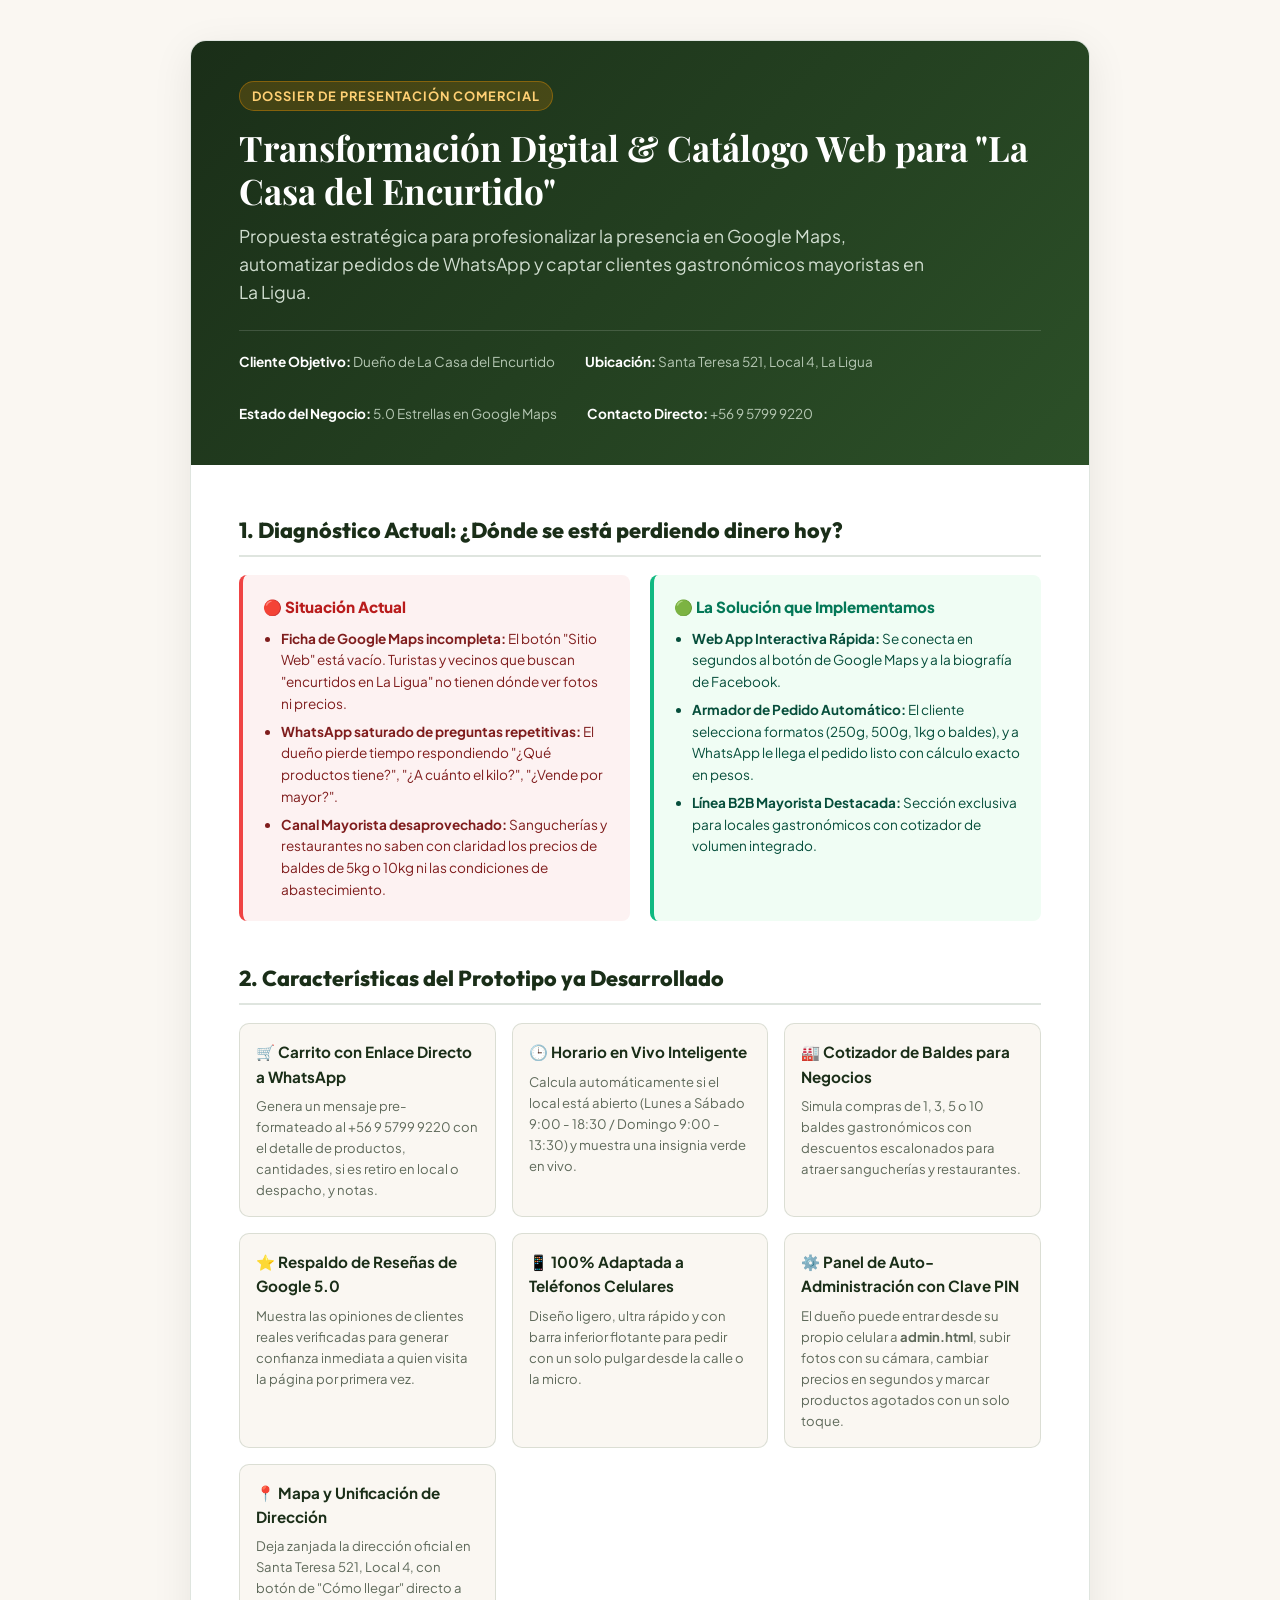
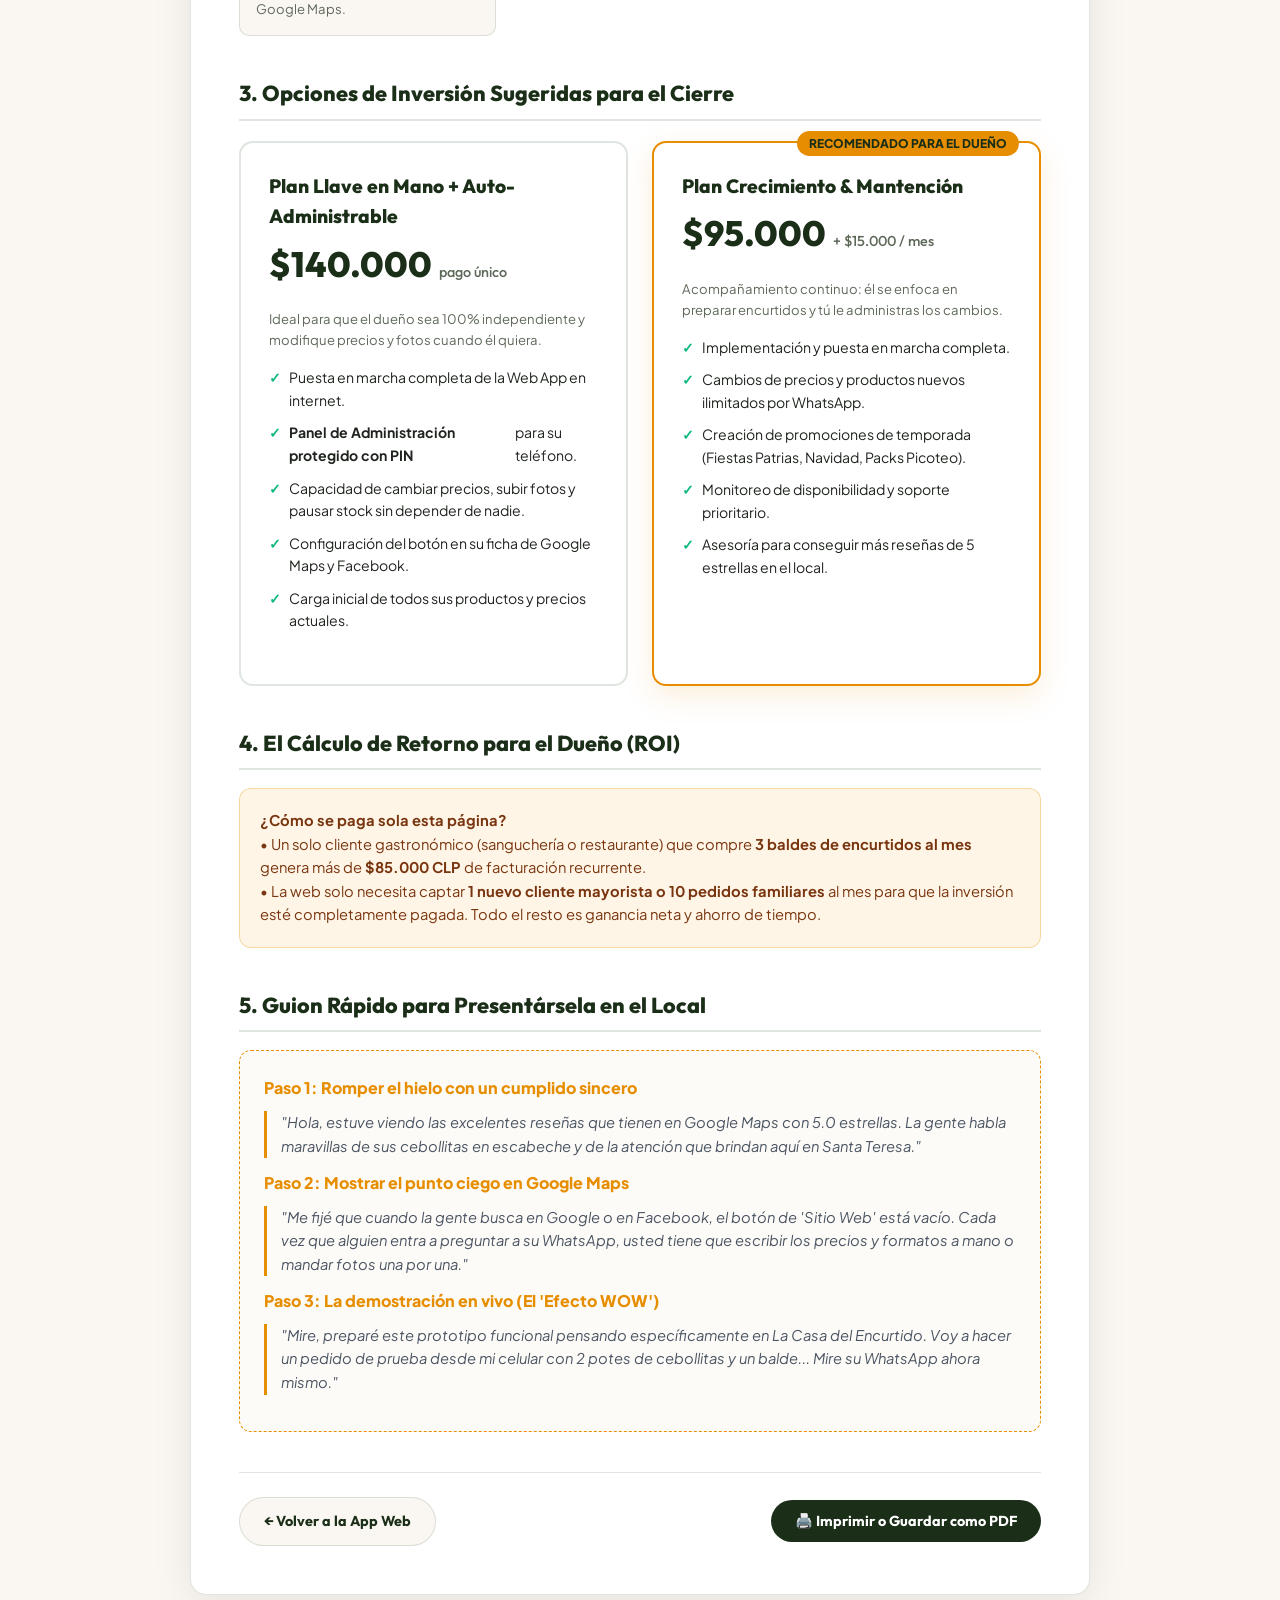
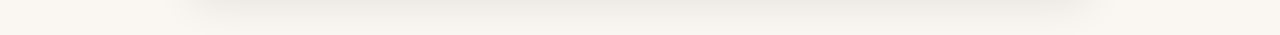
<file: propuesta-comercial.html>
<!DOCTYPE html>
<html lang="es">
<head>
  <meta charset="UTF-8" />
  <meta name="viewport" content="width=device-width, initial-scale=1.0" />
  <title>Propuesta Comercial | Digitalización y App Web para La Casa del Encurtido</title>
  
  <link rel="preconnect" href="https://fonts.googleapis.com" />
  <link rel="preconnect" href="https://fonts.gstatic.com" crossorigin />
  <link href="https://fonts.googleapis.com/css2?family=Outfit:wght@400;600;700;800&family=Playfair+Display:wght@700;800&family=Plus+Jakarta+Sans:wght@400;500;600;700&display=swap" rel="stylesheet" />

  <style>
    :root {
      --primary: #1a2e18;
      --primary-accent: #2c5028;
      --amber: #e68e00;
      --amber-light: #fff5e6;
      --bg-cream: #faf7f2;
      --text-main: #1f251e;
      --text-muted: #5e695a;
      --border: rgba(44, 80, 40, 0.15);
      --font-display: 'Outfit', sans-serif;
      --font-serif: 'Playfair Display', Georgia, serif;
      --font-body: 'Plus Jakarta Sans', sans-serif;
    }

    * { box-sizing: border-box; margin: 0; padding: 0; }
    body {
      font-family: var(--font-body);
      background-color: var(--bg-cream);
      color: var(--text-main);
      line-height: 1.6;
      padding: 40px 20px;
    }

    .doc-container {
      max-width: 900px;
      margin: 0 auto;
      background: #fff;
      border-radius: 16px;
      box-shadow: 0 10px 40px rgba(0, 0, 0, 0.08);
      border: 1px solid var(--border);
      overflow: hidden;
    }

    .doc-header {
      background: linear-gradient(135deg, var(--primary), var(--primary-accent));
      color: #fff;
      padding: 40px 48px;
      position: relative;
    }

    .doc-badge {
      display: inline-block;
      background: rgba(230, 142, 0, 0.2);
      color: #ffd074;
      border: 1px solid rgba(230, 142, 0, 0.4);
      padding: 4px 12px;
      border-radius: 999px;
      font-size: 0.8rem;
      font-weight: 700;
      text-transform: uppercase;
      letter-spacing: 1px;
      margin-bottom: 16px;
    }

    .doc-title {
      font-family: var(--font-serif);
      font-size: 2.2rem;
      line-height: 1.2;
      margin-bottom: 10px;
      color: #fff;
    }

    .doc-subtitle {
      font-size: 1.1rem;
      color: #d1ded0;
      max-width: 700px;
    }

    .doc-meta {
      display: flex;
      gap: 30px;
      margin-top: 24px;
      padding-top: 20px;
      border-top: 1px solid rgba(255, 255, 255, 0.15);
      font-size: 0.85rem;
      color: #b5c7b3;
      flex-wrap: wrap;
    }

    .doc-meta strong { color: #fff; }

    .doc-body {
      padding: 48px;
    }

    .section-block {
      margin-bottom: 40px;
    }

    .section-title {
      font-family: var(--font-display);
      font-size: 1.35rem;
      font-weight: 800;
      color: var(--primary);
      display: flex;
      align-items: center;
      gap: 10px;
      margin-bottom: 18px;
      padding-bottom: 8px;
      border-bottom: 2px solid var(--border);
    }

    .problem-solution-grid {
      display: grid;
      grid-template-columns: 1fr 1fr;
      gap: 20px;
      margin-bottom: 20px;
    }

    .problem-box {
      background: #fdf2f2;
      border-left: 4px solid #ef4444;
      padding: 20px;
      border-radius: 8px;
    }

    .problem-box h4 {
      color: #b91c1c;
      font-weight: 800;
      margin-bottom: 8px;
      font-size: 0.95rem;
    }

    .solution-box {
      background: #f0fdf4;
      border-left: 4px solid #10b981;
      padding: 20px;
      border-radius: 8px;
    }

    .solution-box h4 {
      color: #047857;
      font-weight: 800;
      margin-bottom: 8px;
      font-size: 0.95rem;
    }

    .features-list {
      display: grid;
      grid-template-columns: repeat(auto-fit, minmax(240px, 1fr));
      gap: 16px;
      margin-top: 16px;
    }

    .feature-item {
      background: var(--bg-cream);
      padding: 16px;
      border-radius: 10px;
      border: 1px solid var(--border);
    }

    .feature-item h5 {
      font-weight: 700;
      color: var(--primary);
      margin-bottom: 6px;
      font-size: 0.95rem;
    }

    .feature-item p {
      font-size: 0.82rem;
      color: var(--text-muted);
    }

    /* Tablas de Precios */
    .pricing-grid {
      display: grid;
      grid-template-columns: 1fr 1fr;
      gap: 24px;
      margin-top: 20px;
    }

    .pricing-card {
      background: #fff;
      border: 2px solid var(--border);
      border-radius: 14px;
      padding: 28px;
      position: relative;
    }

    .pricing-card.featured {
      border-color: var(--amber);
      box-shadow: 0 10px 30px rgba(230, 142, 0, 0.15);
    }

    .pricing-badge {
      position: absolute;
      top: -12px;
      right: 20px;
      background: var(--amber);
      color: #1a2e18;
      font-weight: 800;
      font-size: 0.75rem;
      padding: 3px 12px;
      border-radius: 999px;
      text-transform: uppercase;
    }

    .pricing-name {
      font-family: var(--font-display);
      font-size: 1.2rem;
      font-weight: 800;
      color: var(--primary);
      margin-bottom: 4px;
    }

    .pricing-amount {
      font-family: var(--font-display);
      font-size: 2.2rem;
      font-weight: 800;
      color: var(--primary);
      margin-bottom: 16px;
    }

    .pricing-amount span {
      font-size: 0.9rem;
      color: var(--text-muted);
      font-weight: 500;
    }

    .pricing-perks {
      list-style: none;
      display: flex;
      flex-direction: column;
      gap: 10px;
      margin-bottom: 24px;
      font-size: 0.88rem;
    }

    .pricing-perks li {
      display: flex;
      align-items: flex-start;
      gap: 8px;
    }

    .pricing-perks li::before {
      content: '✓';
      color: #10b981;
      font-weight: 800;
    }

    .script-box {
      background: #fdfbf7;
      border: 1px dashed var(--amber);
      padding: 24px;
      border-radius: 12px;
      margin-top: 16px;
    }

    .script-box h4 {
      color: var(--amber);
      font-size: 1rem;
      font-weight: 800;
      margin-bottom: 10px;
    }

    .script-quote {
      font-style: italic;
      color: #4b5563;
      font-size: 0.92rem;
      line-height: 1.6;
      border-left: 3px solid var(--amber);
      padding-left: 14px;
      margin-bottom: 12px;
    }

    .doc-actions {
      display: flex;
      justify-content: space-between;
      align-items: center;
      margin-top: 40px;
      padding-top: 24px;
      border-top: 1px solid var(--border);
    }

    .btn-action {
      display: inline-flex;
      align-items: center;
      gap: 8px;
      padding: 12px 24px;
      border-radius: 999px;
      font-family: var(--font-display);
      font-weight: 700;
      text-decoration: none;
      cursor: pointer;
      border: none;
      font-size: 0.9rem;
    }

    .btn-print {
      background: var(--primary);
      color: #fff;
    }

    .btn-back {
      background: var(--bg-cream);
      color: var(--primary);
      border: 1px solid var(--border);
    }

    @media print {
      body { padding: 0; background: #fff; }
      .doc-container { box-shadow: none; border: none; max-width: 100%; }
      .doc-actions { display: none; }
    }

    @media (max-width: 768px) {
      .problem-solution-grid, .pricing-grid { grid-template-columns: 1fr; }
      .doc-body, .doc-header { padding: 24px; }
      .doc-title { font-size: 1.7rem; }
    }
  </style>
</head>
<body>

  <div class="doc-container">
    <!-- Header del Documento -->
    <header class="doc-header">
      <span class="doc-badge">Dossier de Presentación Comercial</span>
      <h1 class="doc-title">Transformación Digital & Catálogo Web para "La Casa del Encurtido"</h1>
      <p class="doc-subtitle">
        Propuesta estratégica para profesionalizar la presencia en Google Maps, automatizar pedidos de WhatsApp y captar clientes gastronómicos mayoristas en La Ligua.
      </p>

      <div class="doc-meta">
        <div><strong>Cliente Objetivo:</strong> Dueño de La Casa del Encurtido</div>
        <div><strong>Ubicación:</strong> Santa Teresa 521, Local 4, La Ligua</div>
        <div><strong>Estado del Negocio:</strong> 5.0 Estrellas en Google Maps</div>
        <div><strong>Contacto Directo:</strong> +56 9 5799 9220</div>
      </div>
    </header>

    <!-- Cuerpo de la Propuesta -->
    <main class="doc-body">

      <!-- 1. El Diagnóstico Actual -->
      <section class="section-block">
        <h2 class="section-title">1. Diagnóstico Actual: ¿Dónde se está perdiendo dinero hoy?</h2>
        
        <div class="problem-solution-grid">
          <div class="problem-box">
            <h4>🔴 Situación Actual</h4>
            <ul style="margin-left: 18px; font-size: 0.85rem; color: #7f1d1d; display: flex; flex-direction: column; gap: 6px;">
              <li><strong>Ficha de Google Maps incompleta:</strong> El botón "Sitio Web" está vacío. Turistas y vecinos que buscan "encurtidos en La Ligua" no tienen dónde ver fotos ni precios.</li>
              <li><strong>WhatsApp saturado de preguntas repetitivas:</strong> El dueño pierde tiempo respondiendo "¿Qué productos tiene?", "¿A cuánto el kilo?", "¿Vende por mayor?".</li>
              <li><strong>Canal Mayorista desaprovechado:</strong> Sangucherías y restaurantes no saben con claridad los precios de baldes de 5kg o 10kg ni las condiciones de abastecimiento.</li>
            </ul>
          </div>

          <div class="solution-box">
            <h4>🟢 La Solución que Implementamos</h4>
            <ul style="margin-left: 18px; font-size: 0.85rem; color: #064e3b; display: flex; flex-direction: column; gap: 6px;">
              <li><strong>Web App Interactiva Rápida:</strong> Se conecta en segundos al botón de Google Maps y a la biografía de Facebook.</li>
              <li><strong>Armador de Pedido Automático:</strong> El cliente selecciona formatos (250g, 500g, 1kg o baldes), y a WhatsApp le llega el pedido listo con cálculo exacto en pesos.</li>
              <li><strong>Línea B2B Mayorista Destacada:</strong> Sección exclusiva para locales gastronómicos con cotizador de volumen integrado.</li>
            </ul>
          </div>
        </div>
      </section>

      <!-- 2. Lo que incluye la Web App -->
      <section class="section-block">
        <h2 class="section-title">2. Características del Prototipo ya Desarrollado</h2>

        <div class="features-list">
          <div class="feature-item">
            <h5>🛒 Carrito con Enlace Directo a WhatsApp</h5>
            <p>Genera un mensaje pre-formateado al +56 9 5799 9220 con el detalle de productos, cantidades, si es retiro en local o despacho, y notas.</p>
          </div>

          <div class="feature-item">
            <h5>🕒 Horario en Vivo Inteligente</h5>
            <p>Calcula automáticamente si el local está abierto (Lunes a Sábado 9:00 - 18:30 / Domingo 9:00 - 13:30) y muestra una insignia verde en vivo.</p>
          </div>

          <div class="feature-item">
            <h5>🏭 Cotizador de Baldes para Negocios</h5>
            <p>Simula compras de 1, 3, 5 o 10 baldes gastronómicos con descuentos escalonados para atraer sangucherías y restaurantes.</p>
          </div>

          <div class="feature-item">
            <h5>⭐ Respaldo de Reseñas de Google 5.0</h5>
            <p>Muestra las opiniones de clientes reales verificadas para generar confianza inmediata a quien visita la página por primera vez.</p>
          </div>

          <div class="feature-item">
            <h5>📱 100% Adaptada a Teléfonos Celulares</h5>
            <p>Diseño ligero, ultra rápido y con barra inferior flotante para pedir con un solo pulgar desde la calle o la micro.</p>
          </div>

          <div class="feature-item">
            <h5>⚙️ Panel de Auto-Administración con Clave PIN</h5>
            <p>El dueño puede entrar desde su propio celular a <strong>admin.html</strong>, subir fotos con su cámara, cambiar precios en segundos y marcar productos agotados con un solo toque.</p>
          </div>

          <div class="feature-item">
            <h5>📍 Mapa y Unificación de Dirección</h5>
            <p>Deja zanjada la dirección oficial en Santa Teresa 521, Local 4, con botón de "Cómo llegar" directo a Google Maps.</p>
          </div>
        </div>
      </section>

      <!-- 3. Propuesta Económica Sugerida para el Dueño -->
      <section class="section-block">
        <h2 class="section-title">3. Opciones de Inversión Sugeridas para el Cierre</h2>

        <div class="pricing-grid">
          <!-- Opción 1 -->
          <div class="pricing-card">
            <h3 class="pricing-name">Plan Llave en Mano + Auto-Administrable</h3>
            <div class="pricing-amount">$140.000 <span>pago único</span></div>
            <p style="font-size: 0.82rem; color: var(--text-muted); margin-bottom: 16px;">
              Ideal para que el dueño sea 100% independiente y modifique precios y fotos cuando él quiera.
            </p>

            <ul class="pricing-perks">
              <li>Puesta en marcha completa de la Web App en internet.</li>
              <li><strong>Panel de Administración protegido con PIN</strong> para su teléfono.</li>
              <li>Capacidad de cambiar precios, subir fotos y pausar stock sin depender de nadie.</li>
              <li>Configuración del botón en su ficha de Google Maps y Facebook.</li>
              <li>Carga inicial de todos sus productos y precios actuales.</li>
            </ul>
          </div>

          <!-- Opción 2 -->
          <div class="pricing-card featured">
            <span class="pricing-badge">Recomendado para el Dueño</span>
            <h3 class="pricing-name">Plan Crecimiento & Mantención</h3>
            <div class="pricing-amount">$95.000 <span>+ $15.000 / mes</span></div>
            <p style="font-size: 0.82rem; color: var(--text-muted); margin-bottom: 16px;">
              Acompañamiento continuo: él se enfoca en preparar encurtidos y tú le administras los cambios.
            </p>

            <ul class="pricing-perks">
              <li>Implementación y puesta en marcha completa.</li>
              <li>Cambios de precios y productos nuevos ilimitados por WhatsApp.</li>
              <li>Creación de promociones de temporada (Fiestas Patrias, Navidad, Packs Picoteo).</li>
              <li>Monitoreo de disponibilidad y soporte prioritario.</li>
              <li>Asesoría para conseguir más reseñas de 5 estrellas en el local.</li>
            </ul>
          </div>
        </div>
      </section>

      <!-- 4. Retorno de Inversión Tangible (Argumento Mata-Objeciones) -->
      <section class="section-block">
        <h2 class="section-title">4. El Cálculo de Retorno para el Dueño (ROI)</h2>
        <div style="background: var(--amber-light); border: 1px solid rgba(230, 142, 0, 0.3); padding: 20px; border-radius: 12px;">
          <p style="font-size: 0.92rem; color: #78350f; line-height: 1.6;">
            <strong>¿Cómo se paga sola esta página?</strong><br>
            • Un solo cliente gastronómico (sanguchería o restaurante) que compre <strong>3 baldes de encurtidos al mes</strong> genera más de <strong>$85.000 CLP</strong> de facturación recurrente.<br>
            • La web solo necesita captar <strong>1 nuevo cliente mayorista o 10 pedidos familiares</strong> al mes para que la inversión esté completamente pagada. Todo el resto es ganancia neta y ahorro de tiempo.
          </p>
        </div>
      </section>

      <!-- 5. Guion de Ventas para el Encuentro -->
      <section class="section-block">
        <h2 class="section-title">5. Guion Rápido para Presentársela en el Local</h2>

        <div class="script-box">
          <h4>Paso 1: Romper el hielo con un cumplido sincero</h4>
          <div class="script-quote">
            "Hola, estuve viendo las excelentes reseñas que tienen en Google Maps con 5.0 estrellas. La gente habla maravillas de sus cebollitas en escabeche y de la atención que brindan aquí en Santa Teresa."
          </div>

          <h4>Paso 2: Mostrar el punto ciego en Google Maps</h4>
          <div class="script-quote">
            "Me fijé que cuando la gente busca en Google o en Facebook, el botón de 'Sitio Web' está vacío. Cada vez que alguien entra a preguntar a su WhatsApp, usted tiene que escribir los precios y formatos a mano o mandar fotos una por una."
          </div>

          <h4>Paso 3: La demostración en vivo (El 'Efecto WOW')</h4>
          <div class="script-quote">
            "Mire, preparé este prototipo funcional pensando específicamente en La Casa del Encurtido. Voy a hacer un pedido de prueba desde mi celular con 2 potes de cebollitas y un balde... Mire su WhatsApp ahora mismo."
          </div>
        </div>
      </section>

      <!-- Acciones del Documento -->
      <div class="doc-actions">
        <a href="index.html" class="btn-action btn-back">
          ← Volver a la App Web
        </a>
        <button onclick="window.print()" class="btn-action btn-print">
          🖨️ Imprimir o Guardar como PDF
        </button>
      </div>

    </main>
  </div>

</body>
</html>
</file>
<file: css/styles.css>
/* ==========================================================================
   LA CASA DEL ENCURTIDO - SISTEMA DE DISEÑO & ESTILOS PREMIUM
   Estilo: Mercado Artesanal Gourmet Chileno / UI Moderna y Dinámica
   ========================================================================== */

:root {
  /* Paleta Gastronómica Artesanal */
  --primary-900: #1a2e18;
  --primary-800: #234020;
  --primary-700: #2c5028;
  --primary-600: #386333;
  --primary-500: #467b40;
  --primary-100: #e8f2e6;
  --primary-50:  #f3f8f2;

  /* Acentos Ámbar / Mostaza & Ají */
  --accent-amber: #e68e00;
  --accent-amber-hover: #cf7c00;
  --accent-amber-light: #fff5e6;
  --accent-red: #c0392b;
  --accent-red-light: #fdeeed;

  /* Fondos y Neutros Cálidos */
  --bg-cream: #faf7f2;
  --bg-surface: #ffffff;
  --bg-surface-warm: #f5efe6;
  --bg-surface-elevated: #ffffff;
  
  --text-main: #1f251e;
  --text-muted: #5e695a;
  --text-light: #879482;
  --text-inverse: #ffffff;

  /* Bordes & Sombras */
  --border-light: rgba(56, 99, 51, 0.12);
  --border-focus: rgba(70, 123, 64, 0.4);
  --shadow-sm: 0 2px 8px rgba(26, 46, 24, 0.05);
  --shadow-md: 0 8px 24px rgba(26, 46, 24, 0.08);
  --shadow-lg: 0 16px 40px rgba(26, 46, 24, 0.12);
  --shadow-glow: 0 0 20px rgba(230, 142, 0, 0.25);

  /* Tipografías */
  --font-serif: 'Playfair Display', Georgia, serif;
  --font-display: 'Outfit', -apple-system, BlinkMacSystemFont, sans-serif;
  --font-body: 'Plus Jakarta Sans', -apple-system, BlinkMacSystemFont, sans-serif;

  /* Medidas & Transiciones */
  --radius-sm: 8px;
  --radius-md: 14px;
  --radius-lg: 20px;
  --radius-full: 9999px;
  --transition: all 0.25s cubic-bezier(0.16, 1, 0.3, 1);
  --header-height: 80px;
}

/* Reset y Base */
*, *::before, *::after {
  box-sizing: border-box;
  margin: 0;
  padding: 0;
}

html {
  scroll-behavior: smooth;
  font-size: 16px;
  -webkit-text-size-adjust: 100%;
}

body {
  font-family: var(--font-body);
  background-color: var(--bg-cream);
  color: var(--text-main);
  line-height: 1.6;
  overflow-x: hidden;
  background-image: radial-gradient(rgba(56, 99, 51, 0.03) 1px, transparent 1px);
  background-size: 24px 24px;
}

img {
  max-width: 100%;
  height: auto;
  display: block;
}

a {
  color: inherit;
  text-decoration: none;
}

button {
  font-family: inherit;
  cursor: pointer;
  border: none;
  background: none;
  outline: none;
}

.container {
  width: 100%;
  max-width: 1240px;
  margin: 0 auto;
  padding: 0 20px;
}

/* ==========================================================================
   TOP BAR / AVISOS & HORARIO EN VIVO
   ========================================================================== */
.top-bar {
  background: var(--primary-900);
  color: #e2ede0;
  font-size: 0.825rem;
  padding: 8px 0;
  border-bottom: 1px solid rgba(255, 255, 255, 0.08);
}

.top-bar-inner {
  display: flex;
  justify-content: space-between;
  align-items: center;
  flex-wrap: wrap;
  gap: 12px;
}

.top-bar-left, .top-bar-right {
  display: flex;
  align-items: center;
  gap: 16px;
  flex-wrap: wrap;
}

.status-badge {
  display: inline-flex;
  align-items: center;
  gap: 6px;
  background: rgba(255, 255, 255, 0.12);
  padding: 3px 10px;
  border-radius: var(--radius-full);
  font-weight: 600;
  letter-spacing: 0.2px;
}

.status-dot {
  width: 8px;
  height: 8px;
  border-radius: 50%;
  background: #10b981;
  box-shadow: 0 0 8px #10b981;
  animation: pulse-dot 2s infinite;
}

.status-dot.closed {
  background: #f59e0b;
  box-shadow: 0 0 8px #f59e0b;
}

@keyframes pulse-dot {
  0% { transform: scale(0.95); opacity: 0.8; }
  50% { transform: scale(1.25); opacity: 1; }
  100% { transform: scale(0.95); opacity: 0.8; }
}

.top-bar-link {
  display: inline-flex;
  align-items: center;
  gap: 6px;
  transition: var(--transition);
  color: #f1f8ef;
}

.top-bar-link:hover {
  color: var(--accent-amber);
}

.pitch-mode-pill {
  background: linear-gradient(135deg, #e68e00, #ffb300);
  color: #1a2e18;
  font-weight: 700;
  padding: 3px 10px;
  border-radius: var(--radius-full);
  font-size: 0.75rem;
  display: inline-flex;
  align-items: center;
  gap: 5px;
  box-shadow: var(--shadow-sm);
  cursor: pointer;
  transition: var(--transition);
}

.pitch-mode-pill:hover {
  transform: translateY(-1px);
  box-shadow: var(--shadow-glow);
}

/* ==========================================================================
   HEADER PRINCIPAL
   ========================================================================== */
.main-header {
  position: sticky;
  top: 0;
  z-index: 990;
  background: rgba(250, 247, 242, 0.94);
  backdrop-filter: blur(14px);
  -webkit-backdrop-filter: blur(14px);
  border-bottom: 1px solid var(--border-light);
  height: var(--header-height);
  display: flex;
  align-items: center;
  transition: var(--transition);
}

.main-header.scrolled {
  background: rgba(255, 255, 255, 0.98);
  box-shadow: var(--shadow-sm);
  height: 72px;
}

.header-inner {
  display: flex;
  justify-content: space-between;
  align-items: center;
  width: 100%;
  gap: 20px;
}

.logo-brand {
  display: flex;
  align-items: center;
  gap: 12px;
  flex-shrink: 0;
}

.logo-icon-wrap {
  width: 46px;
  height: 46px;
  border-radius: 12px;
  background: linear-gradient(135deg, var(--primary-700), var(--primary-900));
  display: flex;
  align-items: center;
  justify-content: center;
  color: #fff;
  font-size: 1.4rem;
  box-shadow: 0 4px 12px rgba(44, 80, 40, 0.25);
  border: 1px solid rgba(255, 255, 255, 0.2);
}

.logo-text h1 {
  font-family: var(--font-display);
  font-size: 1.25rem;
  font-weight: 800;
  color: var(--primary-900);
  line-height: 1.1;
  letter-spacing: -0.5px;
}

.logo-text span {
  font-size: 0.72rem;
  font-weight: 600;
  color: var(--accent-amber);
  text-transform: uppercase;
  letter-spacing: 1px;
  display: block;
}

.desktop-nav {
  display: flex;
  align-items: center;
  justify-content: center;
  flex: 1;
}

.nav-links {
  display: flex;
  align-items: center;
  justify-content: center;
  gap: 8px;
  list-style: none;
}

.nav-link {
  font-family: var(--font-display);
  font-weight: 600;
  font-size: 0.92rem;
  color: var(--text-main);
  transition: var(--transition);
  position: relative;
  padding: 8px 14px;
  border-radius: var(--radius-full);
}

.nav-link:hover {
  color: var(--primary-800);
  background: rgba(56, 99, 51, 0.08);
}

.header-actions {
  display: flex;
  align-items: center;
  gap: 12px;
  flex-shrink: 0;
}

.admin-nav-btn {
  display: inline-flex;
  align-items: center;
  gap: 6px;
  background: var(--bg-surface-warm);
  color: var(--primary-800);
  border: 1px solid rgba(56, 99, 51, 0.25);
  padding: 8px 14px;
  border-radius: var(--radius-full);
  font-size: 0.85rem;
  font-weight: 700;
  font-family: var(--font-display);
  transition: var(--transition);
}

.admin-nav-btn:hover {
  background: var(--primary-100);
  border-color: var(--primary-600);
  transform: translateY(-1px);
}

.cart-btn-trigger {
  position: relative;
  display: inline-flex;
  align-items: center;
  gap: 8px;
  background: var(--primary-800);
  color: #fff;
  padding: 9px 18px;
  border-radius: var(--radius-full);
  font-weight: 700;
  font-size: 0.88rem;
  box-shadow: var(--shadow-sm);
  transition: var(--transition);
}

.cart-btn-trigger:hover {
  background: var(--primary-700);
  transform: translateY(-2px);
  box-shadow: var(--shadow-md);
}

.mobile-menu-btn {
  display: none;
  background: #fff;
  border: 1px solid var(--border-light);
  border-radius: var(--radius-sm);
  width: 42px;
  height: 42px;
  padding: 8px;
  flex-direction: column;
  justify-content: space-around;
  align-items: center;
  cursor: pointer;
  transition: var(--transition);
}

.mobile-menu-btn .hamburger-bar {
  width: 22px;
  height: 2.5px;
  background-color: var(--primary-900);
  border-radius: 2px;
  transition: var(--transition);
}

.mobile-menu-btn:hover {
  background: var(--primary-50);
}

/* ==========================================================================
   DRAWER DE NAVEGACIÓN MÓVIL
   ========================================================================== */
.mobile-nav-overlay {
  position: fixed;
  inset: 0;
  background: rgba(14, 26, 13, 0.6);
  backdrop-filter: blur(6px);
  -webkit-backdrop-filter: blur(6px);
  z-index: 1050;
  opacity: 0;
  visibility: hidden;
  transition: var(--transition);
}

.mobile-nav-overlay.active {
  opacity: 1;
  visibility: visible;
}

.mobile-nav-drawer {
  position: fixed;
  top: 0;
  left: -320px;
  width: 85%;
  max-width: 320px;
  height: 100%;
  background: var(--bg-surface);
  z-index: 1060;
  box-shadow: 10px 0 35px rgba(0, 0, 0, 0.25);
  display: flex;
  flex-direction: column;
  transition: left 0.35s cubic-bezier(0.16, 1, 0.3, 1);
  overflow-y: auto;
}

.mobile-nav-drawer.active {
  left: 0;
}

.mobile-nav-header {
  padding: 20px;
  background: var(--primary-900);
  color: #fff;
  display: flex;
  justify-content: space-between;
  align-items: center;
}

.mobile-nav-header .logo-brand {
  color: #fff;
}

.mobile-nav-header .logo-text h1 {
  color: #fff;
  font-size: 1.1rem;
}

.mobile-nav-close {
  color: #fff;
  font-size: 1.8rem;
  line-height: 1;
  padding: 4px;
  cursor: pointer;
}

.mobile-nav-body {
  padding: 20px;
  display: flex;
  flex-direction: column;
  flex: 1;
}

.mobile-status-strip {
  margin-bottom: 20px;
  padding: 10px 14px;
  background: var(--primary-50);
  border-radius: var(--radius-md);
  border: 1px solid var(--primary-100);
  font-size: 0.8rem;
  font-weight: 600;
}

.mobile-nav-list {
  list-style: none;
  display: flex;
  flex-direction: column;
  gap: 8px;
  margin-bottom: 24px;
}

.mobile-nav-link {
  display: flex;
  align-items: center;
  gap: 12px;
  padding: 12px 14px;
  border-radius: var(--radius-md);
  font-family: var(--font-display);
  font-size: 1rem;
  font-weight: 700;
  color: var(--primary-900);
  transition: var(--transition);
}

.mobile-nav-link:hover, .mobile-nav-link:active {
  background: var(--bg-surface-warm);
  color: var(--accent-amber);
}

.mobile-nav-link span.icon {
  font-size: 1.25rem;
}

.mobile-nav-footer {
  margin-top: auto;
  padding-top: 20px;
  border-top: 1px solid var(--border-light);
  display: flex;
  flex-direction: column;
  gap: 10px;
}

/* Estados de Producto Agotado */
.product-card.is-out-of-stock {
  opacity: 0.9;
}

.product-card.is-out-of-stock .product-thumb {
  filter: grayscale(40%);
}

.badge-out-of-stock {
  background: rgba(220, 38, 38, 0.92) !important;
  color: #ffffff !important;
  border-color: rgba(255, 255, 255, 0.4) !important;
}

.btn-add-cart.disabled {
  background: #9ca3af !important;
  color: #ffffff !important;
  box-shadow: none !important;
  cursor: not-allowed;
  opacity: 0.75;
}

.cart-count-badge {
  background: var(--accent-amber);
  color: #1a2e18;
  font-size: 0.75rem;
  font-weight: 800;
  min-width: 22px;
  height: 22px;
  padding: 0 6px;
  border-radius: var(--radius-full);
  display: inline-flex;
  align-items: center;
  justify-content: center;
}

.mobile-menu-btn {
  display: none;
  font-size: 1.6rem;
  color: var(--primary-900);
  padding: 4px;
}

/* ==========================================================================
   HERO SECTION
   ========================================================================== */
.hero-section {
  position: relative;
  min-height: 88vh;
  display: flex;
  align-items: center;
  padding: 60px 0;
  overflow: hidden;
  background: linear-gradient(135deg, rgba(26, 46, 24, 0.94), rgba(35, 64, 32, 0.85)), url('../assets/images/hero.jpg') center/cover no-repeat;
  color: #fff;
}

.hero-overlay-grid {
  position: absolute;
  inset: 0;
  background-image: radial-gradient(rgba(255, 255, 255, 0.08) 1px, transparent 1px);
  background-size: 28px 28px;
  pointer-events: none;
}

.hero-content {
  position: relative;
  z-index: 2;
  max-width: 760px;
}

.hero-pill {
  display: inline-flex;
  align-items: center;
  gap: 8px;
  background: rgba(255, 255, 255, 0.15);
  border: 1px solid rgba(255, 255, 255, 0.25);
  backdrop-filter: blur(8px);
  padding: 6px 16px;
  border-radius: var(--radius-full);
  font-size: 0.85rem;
  font-weight: 600;
  color: #fcefd6;
  margin-bottom: 24px;
  animation: fadeInDown 0.8s ease-out;
}

.hero-title {
  font-family: var(--font-serif);
  font-size: clamp(2.3rem, 5vw, 3.8rem);
  font-weight: 700;
  line-height: 1.15;
  margin-bottom: 20px;
  text-shadow: 0 2px 16px rgba(0, 0, 0, 0.35);
}

.hero-title em {
  font-style: italic;
  color: #ffd074;
}

.hero-description {
  font-size: clamp(1.05rem, 2vw, 1.25rem);
  color: #e5ece3;
  margin-bottom: 32px;
  line-height: 1.6;
  max-width: 680px;
}

.hero-actions {
  display: flex;
  align-items: center;
  gap: 16px;
  flex-wrap: wrap;
  margin-bottom: 40px;
}

.btn {
  display: inline-flex;
  align-items: center;
  justify-content: center;
  gap: 10px;
  padding: 14px 28px;
  border-radius: var(--radius-full);
  font-family: var(--font-display);
  font-size: 1rem;
  font-weight: 700;
  transition: var(--transition);
  text-align: center;
}

.btn-primary {
  background: linear-gradient(135deg, var(--accent-amber), #ffb41f);
  color: #1a2e18;
  box-shadow: 0 8px 24px rgba(230, 142, 0, 0.35);
}

.btn-primary:hover {
  transform: translateY(-3px);
  box-shadow: 0 12px 30px rgba(230, 142, 0, 0.5);
  background: linear-gradient(135deg, #ff9b1a, #ffbe3b);
}

.btn-secondary {
  background: rgba(255, 255, 255, 0.12);
  color: #fff;
  border: 1px solid rgba(255, 255, 255, 0.3);
  backdrop-filter: blur(8px);
}

.btn-secondary:hover {
  background: rgba(255, 255, 255, 0.22);
  border-color: rgba(255, 255, 255, 0.5);
  transform: translateY(-2px);
}

.hero-features-bar {
  display: grid;
  grid-template-columns: repeat(auto-fit, minmax(200px, 1fr));
  gap: 16px;
  padding-top: 24px;
  border-top: 1px solid rgba(255, 255, 255, 0.15);
}

.hero-feat-item {
  display: flex;
  align-items: center;
  gap: 12px;
}

.hero-feat-icon {
  width: 40px;
  height: 40px;
  border-radius: 10px;
  background: rgba(255, 255, 255, 0.12);
  display: flex;
  align-items: center;
  justify-content: center;
  font-size: 1.25rem;
}

.hero-feat-text h4 {
  font-size: 0.9rem;
  font-weight: 700;
  color: #fff;
}

.hero-feat-text p {
  font-size: 0.78rem;
  color: #cbd8c8;
}

/* ==========================================================================
   SECCIÓN DE CONFIANZA / PILARES
   ========================================================================== */
.trust-strip {
  margin-top: -30px;
  position: relative;
  z-index: 10;
}

.trust-cards-grid {
  display: grid;
  grid-template-columns: repeat(auto-fit, minmax(260px, 1fr));
  gap: 20px;
}

.trust-card {
  background: var(--bg-surface);
  padding: 24px;
  border-radius: var(--radius-md);
  box-shadow: var(--shadow-md);
  border: 1px solid var(--border-light);
  display: flex;
  gap: 16px;
  transition: var(--transition);
}

.trust-card:hover {
  transform: translateY(-4px);
  box-shadow: var(--shadow-lg);
  border-color: rgba(56, 99, 51, 0.25);
}

.trust-icon-box {
  width: 52px;
  height: 52px;
  border-radius: 14px;
  background: var(--primary-50);
  border: 1px solid var(--primary-100);
  display: flex;
  align-items: center;
  justify-content: center;
  font-size: 1.6rem;
  flex-shrink: 0;
}

.trust-text h3 {
  font-family: var(--font-display);
  font-size: 1.05rem;
  font-weight: 700;
  color: var(--primary-900);
  margin-bottom: 4px;
}

.trust-text p {
  font-size: 0.85rem;
  color: var(--text-muted);
  line-height: 1.5;
}

/* ==========================================================================
   CATÁLOGO INTERACTIVO & FILTROS
   ========================================================================== */
.catalog-section {
  padding: 90px 0 60px;
}

.section-head {
  text-align: center;
  max-width: 720px;
  margin: 0 auto 40px;
}

.section-tag {
  display: inline-block;
  background: var(--primary-100);
  color: var(--primary-800);
  font-family: var(--font-display);
  font-size: 0.8rem;
  font-weight: 700;
  padding: 5px 14px;
  border-radius: var(--radius-full);
  margin-bottom: 12px;
  text-transform: uppercase;
  letter-spacing: 1px;
}

.section-title {
  font-family: var(--font-serif);
  font-size: clamp(2rem, 3.5vw, 2.75rem);
  font-weight: 700;
  color: var(--primary-900);
  line-height: 1.2;
  margin-bottom: 14px;
}

.section-sub {
  font-size: 1.05rem;
  color: var(--text-muted);
}

/* Buscador y Filtros */
.catalog-controls {
  background: var(--bg-surface-warm);
  padding: 18px 24px;
  border-radius: var(--radius-lg);
  border: 1px solid var(--border-light);
  margin-bottom: 36px;
  display: flex;
  flex-direction: column;
  gap: 20px;
}

.controls-row-top {
  display: flex;
  justify-content: space-between;
  align-items: center;
  gap: 16px;
  flex-wrap: wrap;
}

.search-box-wrap {
  position: relative;
  flex: 1;
  min-width: 260px;
}

.search-input {
  width: 100%;
  padding: 12px 18px 12px 42px;
  border-radius: var(--radius-full);
  border: 1px solid rgba(56, 99, 51, 0.2);
  background: #fff;
  font-size: 0.95rem;
  color: var(--text-main);
  transition: var(--transition);
}

.search-input:focus {
  outline: none;
  border-color: var(--primary-600);
  box-shadow: 0 0 0 4px rgba(70, 123, 64, 0.15);
}

.search-icon {
  position: absolute;
  left: 16px;
  top: 50%;
  transform: translateY(-50%);
  color: var(--text-light);
  pointer-events: none;
}

.catalog-info-hint {
  font-size: 0.85rem;
  color: var(--text-muted);
  display: flex;
  align-items: center;
  gap: 8px;
}

.category-pills-wrap {
  display: flex;
  align-items: center;
  gap: 10px;
  overflow-x: auto;
  padding-bottom: 4px;
  scrollbar-width: thin;
}

.category-pills-wrap::-webkit-scrollbar {
  height: 4px;
}

.category-pills-wrap::-webkit-scrollbar-thumb {
  background: var(--primary-100);
  border-radius: 4px;
}

.cat-pill {
  white-space: nowrap;
  display: inline-flex;
  align-items: center;
  gap: 6px;
  padding: 8px 18px;
  border-radius: var(--radius-full);
  font-family: var(--font-display);
  font-size: 0.88rem;
  font-weight: 600;
  background: #fff;
  color: var(--text-muted);
  border: 1px solid var(--border-light);
  transition: var(--transition);
  cursor: pointer;
}

.cat-pill:hover {
  border-color: var(--primary-600);
  color: var(--primary-800);
}

.cat-pill.active {
  background: var(--primary-800);
  color: #fff;
  border-color: var(--primary-800);
  box-shadow: 0 4px 12px rgba(35, 64, 32, 0.2);
}

/* ==========================================================================
   PRODUCT CARDS GRID
   ========================================================================== */
.products-grid {
  display: grid;
  grid-template-columns: repeat(auto-fill, minmax(320px, 1fr));
  gap: 28px;
}

.product-card {
  background: var(--bg-surface);
  border-radius: var(--radius-lg);
  border: 1px solid var(--border-light);
  box-shadow: var(--shadow-sm);
  overflow: hidden;
  display: flex;
  flex-direction: column;
  transition: var(--transition);
  position: relative;
}

.product-card:hover {
  transform: translateY(-6px);
  box-shadow: var(--shadow-lg);
  border-color: rgba(56, 99, 51, 0.3);
}

.product-thumb-wrap {
  position: relative;
  width: 100%;
  padding-top: 65%; /* 4:3 aprox */
  overflow: hidden;
  background: #eae4d8;
}

.product-thumb {
  position: absolute;
  top: 0;
  left: 0;
  width: 100%;
  height: 100%;
  object-fit: cover;
  transition: transform 0.6s cubic-bezier(0.16, 1, 0.3, 1);
}

.product-card:hover .product-thumb {
  transform: scale(1.05);
}

.product-badge {
  position: absolute;
  top: 14px;
  left: 14px;
  background: rgba(26, 46, 24, 0.88);
  backdrop-filter: blur(8px);
  color: #ffd074;
  font-size: 0.75rem;
  font-weight: 700;
  padding: 4px 10px;
  border-radius: var(--radius-full);
  letter-spacing: 0.3px;
  border: 1px solid rgba(255, 255, 255, 0.15);
}

.product-card-body {
  padding: 22px;
  display: flex;
  flex-direction: column;
  flex: 1;
}

.product-title {
  font-family: var(--font-display);
  font-size: 1.22rem;
  font-weight: 700;
  color: var(--primary-900);
  margin-bottom: 8px;
  line-height: 1.3;
}

.product-desc {
  font-size: 0.88rem;
  color: var(--text-muted);
  line-height: 1.5;
  margin-bottom: 16px;
  flex-grow: 1;
}

.product-highlights {
  list-style: none;
  margin-bottom: 18px;
  display: flex;
  flex-direction: column;
  gap: 5px;
}

.product-highlights li {
  font-size: 0.8rem;
  color: var(--text-main);
  display: flex;
  align-items: center;
  gap: 6px;
}

.product-highlights li::before {
  content: '✓';
  color: var(--primary-600);
  font-weight: 800;
}

/* Selector de Formatos */
.format-selector-section {
  margin-top: auto;
  border-top: 1px dashed var(--border-light);
  padding-top: 16px;
  margin-bottom: 16px;
}

.format-label {
  display: block;
  font-size: 0.78rem;
  font-weight: 700;
  color: var(--text-muted);
  text-transform: uppercase;
  letter-spacing: 0.5px;
  margin-bottom: 8px;
}

.format-pills {
  display: flex;
  flex-wrap: wrap;
  gap: 6px;
  margin-bottom: 14px;
}

.format-pill-btn {
  font-size: 0.78rem;
  font-weight: 600;
  padding: 5px 10px;
  border-radius: var(--radius-sm);
  background: var(--bg-surface-warm);
  border: 1px solid rgba(56, 99, 51, 0.15);
  color: var(--text-main);
  transition: var(--transition);
}

.format-pill-btn:hover {
  border-color: var(--primary-600);
}

.format-pill-btn.active {
  background: var(--primary-800);
  color: #fff;
  border-color: var(--primary-800);
}

.price-and-action {
  display: flex;
  align-items: center;
  justify-content: space-between;
  gap: 12px;
}

.price-display-box {
  display: flex;
  flex-direction: column;
}

.price-amount {
  font-family: var(--font-display);
  font-size: 1.35rem;
  font-weight: 800;
  color: var(--primary-900);
  line-height: 1;
}

.price-unit {
  font-size: 0.72rem;
  color: var(--text-light);
}

.qty-and-add {
  display: flex;
  align-items: center;
  gap: 8px;
}

.qty-counter {
  display: inline-flex;
  align-items: center;
  border: 1px solid var(--border-light);
  border-radius: var(--radius-full);
  background: var(--bg-surface-warm);
  overflow: hidden;
}

.qty-btn {
  width: 28px;
  height: 28px;
  display: flex;
  align-items: center;
  justify-content: center;
  font-weight: 800;
  color: var(--primary-800);
  transition: var(--transition);
}

.qty-btn:hover {
  background: var(--primary-100);
}

.qty-value {
  width: 24px;
  text-align: center;
  font-size: 0.85rem;
  font-weight: 700;
}

.btn-add-cart {
  background: var(--accent-amber);
  color: #1a2e18;
  font-size: 0.88rem;
  font-weight: 700;
  padding: 8px 14px;
  border-radius: var(--radius-full);
  display: inline-flex;
  align-items: center;
  gap: 6px;
  transition: var(--transition);
  box-shadow: 0 4px 12px rgba(230, 142, 0, 0.25);
}

.btn-add-cart:hover {
  background: var(--accent-amber-hover);
  color: #fff;
  transform: translateY(-2px);
}

/* ==========================================================================
   SECCIÓN MAYORISTAS (B2B)
   ========================================================================== */
.wholesale-section {
  padding: 80px 0;
  background: linear-gradient(135deg, #1d331b, #122111);
  color: #fff;
  position: relative;
  overflow: hidden;
}

.wholesale-bg-glow {
  position: absolute;
  top: -20%;
  right: -10%;
  width: 500px;
  height: 500px;
  background: radial-gradient(circle, rgba(230, 142, 0, 0.15) 0%, transparent 70%);
  pointer-events: none;
}

.wholesale-grid {
  display: grid;
  grid-template-columns: 1.1fr 0.9fr;
  gap: 48px;
  align-items: center;
}

.wholesale-tag {
  background: rgba(255, 255, 255, 0.12);
  color: #ffd074;
  border: 1px solid rgba(255, 255, 255, 0.2);
  font-family: var(--font-display);
  font-size: 0.8rem;
  font-weight: 700;
  padding: 4px 14px;
  border-radius: var(--radius-full);
  display: inline-block;
  margin-bottom: 14px;
  letter-spacing: 1px;
}

.wholesale-title {
  font-family: var(--font-serif);
  font-size: clamp(2rem, 3.5vw, 2.7rem);
  line-height: 1.2;
  margin-bottom: 18px;
}

.wholesale-desc {
  font-size: 1.05rem;
  color: #d1ded0;
  margin-bottom: 28px;
  line-height: 1.6;
}

.wholesale-benefits-list {
  display: grid;
  grid-template-columns: repeat(2, 1fr);
  gap: 18px;
  margin-bottom: 32px;
}

.benefit-card {
  background: rgba(255, 255, 255, 0.06);
  border: 1px solid rgba(255, 255, 255, 0.12);
  padding: 16px;
  border-radius: var(--radius-md);
  backdrop-filter: blur(8px);
}

.benefit-icon {
  font-size: 1.5rem;
  margin-bottom: 8px;
}

.benefit-card h4 {
  font-size: 0.95rem;
  font-weight: 700;
  color: #fff;
  margin-bottom: 4px;
}

.benefit-card p {
  font-size: 0.8rem;
  color: #b5c7b3;
  line-height: 1.4;
}

/* Cotizador Rápido Mayorista Card */
.wholesale-calc-card {
  background: rgba(255, 255, 255, 0.08);
  border: 1px solid rgba(255, 255, 255, 0.2);
  backdrop-filter: blur(16px);
  padding: 32px;
  border-radius: var(--radius-lg);
  box-shadow: 0 20px 50px rgba(0, 0, 0, 0.4);
}

.calc-title {
  font-family: var(--font-display);
  font-size: 1.35rem;
  font-weight: 800;
  color: #fff;
  margin-bottom: 8px;
}

.calc-subtitle {
  font-size: 0.88rem;
  color: #c4d4c2;
  margin-bottom: 22px;
}

.form-group {
  margin-bottom: 16px;
}

.form-label {
  display: block;
  font-size: 0.8rem;
  font-weight: 600;
  color: #d7e4d5;
  margin-bottom: 6px;
}

.form-select, .form-input {
  width: 100%;
  padding: 12px 14px;
  border-radius: var(--radius-md);
  border: 1px solid rgba(255, 255, 255, 0.2);
  background: rgba(14, 27, 13, 0.6);
  color: #fff;
  font-size: 0.92rem;
  outline: none;
  transition: var(--transition);
}

.form-select:focus, .form-input:focus {
  border-color: var(--accent-amber);
  box-shadow: 0 0 0 3px rgba(230, 142, 0, 0.25);
}

.form-select option {
  background: #1a2e18;
  color: #fff;
}

.calc-result-box {
  background: rgba(230, 142, 0, 0.15);
  border: 1px solid rgba(230, 142, 0, 0.35);
  padding: 14px;
  border-radius: var(--radius-md);
  margin-top: 18px;
  margin-bottom: 20px;
  display: flex;
  align-items: center;
  justify-content: space-between;
}

.calc-price-lead {
  font-size: 0.78rem;
  color: #ffdca1;
}

.calc-price-value {
  font-family: var(--font-display);
  font-size: 1.5rem;
  font-weight: 800;
  color: #ffd074;
}

/* ==========================================================================
   RESEÑAS REALES DE GOOGLE MAPS (SOCIAL PROOF 5.0)
   ========================================================================== */
.reviews-section {
  padding: 90px 0;
  background: var(--bg-cream);
}

.google-badge-header {
  display: inline-flex;
  align-items: center;
  gap: 10px;
  background: #fff;
  padding: 8px 18px;
  border-radius: var(--radius-full);
  box-shadow: var(--shadow-sm);
  border: 1px solid var(--border-light);
  margin-bottom: 16px;
}

.google-g-logo {
  font-weight: 900;
  font-size: 1.2rem;
  background: conic-gradient(from -45deg, #ea4335 110deg, #4285f4 90deg 180deg, #34a853 180deg 270deg, #fbbc05 270deg) text;
  -webkit-background-clip: text;
  -webkit-text-fill-color: transparent;
}

.stars-row {
  color: #f59e0b;
  font-size: 1.1rem;
  letter-spacing: 2px;
}

.reviews-grid {
  display: grid;
  grid-template-columns: repeat(auto-fit, minmax(280px, 1fr));
  gap: 24px;
  margin-top: 36px;
}

.review-card {
  background: var(--bg-surface);
  border: 1px solid var(--border-light);
  border-radius: var(--radius-lg);
  padding: 26px;
  box-shadow: var(--shadow-sm);
  transition: var(--transition);
  display: flex;
  flex-direction: column;
}

.review-card:hover {
  transform: translateY(-4px);
  box-shadow: var(--shadow-md);
  border-color: rgba(56, 99, 51, 0.25);
}

.review-card-head {
  display: flex;
  align-items: center;
  gap: 12px;
  margin-bottom: 14px;
}

.reviewer-avatar {
  width: 44px;
  height: 44px;
  border-radius: 50%;
  background: linear-gradient(135deg, var(--primary-700), var(--primary-900));
  color: #fff;
  font-weight: 800;
  display: flex;
  align-items: center;
  justify-content: center;
  font-size: 1.1rem;
}

.reviewer-meta h4 {
  font-size: 0.95rem;
  font-weight: 700;
  color: var(--primary-900);
}

.reviewer-meta span {
  font-size: 0.75rem;
  color: var(--text-light);
  display: block;
}

.review-comment {
  font-size: 0.92rem;
  color: var(--text-muted);
  line-height: 1.6;
  font-style: italic;
  margin-bottom: 16px;
  flex-grow: 1;
}

.review-footer {
  display: flex;
  align-items: center;
  justify-content: space-between;
  border-top: 1px solid var(--border-light);
  padding-top: 12px;
  font-size: 0.75rem;
  color: var(--text-light);
}

.verified-tag {
  color: #059669;
  font-weight: 600;
  display: inline-flex;
  align-items: center;
  gap: 4px;
}

/* ==========================================================================
   UBICACIÓN, HORARIOS & MAPA
   ========================================================================== */
.location-section {
  padding: 80px 0;
  background: var(--bg-surface-warm);
  border-top: 1px solid var(--border-light);
}

.location-grid {
  display: grid;
  grid-template-columns: 1fr 1fr;
  gap: 36px;
  align-items: center;
}

.location-info-card {
  background: #fff;
  border-radius: var(--radius-lg);
  padding: 36px;
  box-shadow: var(--shadow-md);
  border: 1px solid var(--border-light);
}

.location-info-card h3 {
  font-family: var(--font-serif);
  font-size: 1.8rem;
  color: var(--primary-900);
  margin-bottom: 14px;
}

.info-item {
  display: flex;
  gap: 16px;
  margin-bottom: 22px;
}

.info-item-icon {
  width: 44px;
  height: 44px;
  border-radius: 12px;
  background: var(--primary-50);
  color: var(--primary-800);
  display: flex;
  align-items: center;
  justify-content: center;
  font-size: 1.3rem;
  flex-shrink: 0;
}

.info-item-content h4 {
  font-size: 0.95rem;
  font-weight: 700;
  color: var(--primary-900);
  margin-bottom: 3px;
}

.info-item-content p {
  font-size: 0.88rem;
  color: var(--text-muted);
}

.hours-schedule-table {
  width: 100%;
  margin-top: 8px;
  font-size: 0.85rem;
}

.hours-schedule-table tr {
  border-bottom: 1px dashed rgba(56, 99, 51, 0.1);
}

.hours-schedule-table td {
  padding: 6px 0;
}

.hours-schedule-table td:last-child {
  text-align: right;
  font-weight: 700;
  color: var(--primary-800);
}

.map-wrapper {
  background: #fff;
  border-radius: var(--radius-lg);
  overflow: hidden;
  box-shadow: var(--shadow-md);
  border: 1px solid var(--border-light);
  height: 100%;
  min-height: 420px;
  position: relative;
  display: flex;
  flex-direction: column;
}

.map-embed-frame {
  width: 100%;
  height: 100%;
  min-height: 360px;
  border: none;
  flex: 1;
}

.map-card-footer {
  background: #fff;
  padding: 14px 20px;
  display: flex;
  justify-content: space-between;
  align-items: center;
  border-top: 1px solid var(--border-light);
}

/* ==========================================================================
   FOOTER
   ========================================================================== */
.site-footer {
  background: var(--primary-900);
  color: #d1ded0;
  padding: 60px 0 30px;
  border-top: 1px solid rgba(255, 255, 255, 0.1);
}

.footer-top {
  display: grid;
  grid-template-columns: 2fr 1fr 1fr;
  gap: 40px;
  margin-bottom: 40px;
}

.footer-brand h2 {
  font-family: var(--font-display);
  font-size: 1.4rem;
  color: #fff;
  margin-bottom: 10px;
}

.footer-brand p {
  font-size: 0.88rem;
  line-height: 1.6;
  max-width: 400px;
}

.footer-col h4 {
  color: #ffd074;
  font-family: var(--font-display);
  font-size: 1rem;
  margin-bottom: 16px;
  text-transform: uppercase;
  letter-spacing: 0.5px;
}

.footer-col ul {
  list-style: none;
  display: flex;
  flex-direction: column;
  gap: 8px;
}

.footer-col a {
  font-size: 0.88rem;
  transition: var(--transition);
}

.footer-col a:hover {
  color: var(--accent-amber);
}

.footer-bottom {
  border-top: 1px solid rgba(255, 255, 255, 0.08);
  padding-top: 24px;
  display: flex;
  justify-content: space-between;
  align-items: center;
  font-size: 0.8rem;
  color: #8c9e8a;
  flex-wrap: wrap;
  gap: 12px;
}

/* ==========================================================================
   CARRITO DRAWER LATERAL (WHATSAPP ORDER BUILDER)
   ========================================================================== */
.cart-drawer-overlay {
  position: fixed;
  inset: 0;
  background: rgba(0, 0, 0, 0.55);
  backdrop-filter: blur(4px);
  z-index: 1000;
  opacity: 0;
  visibility: hidden;
  transition: var(--transition);
}

.cart-drawer-overlay.active {
  opacity: 1;
  visibility: visible;
}

.cart-drawer {
  position: fixed;
  top: 0;
  right: -480px;
  width: 100%;
  max-width: 460px;
  height: 100%;
  background: var(--bg-surface);
  z-index: 1001;
  box-shadow: -10px 0 40px rgba(0, 0, 0, 0.25);
  display: flex;
  flex-direction: column;
  transition: right 0.35s cubic-bezier(0.16, 1, 0.3, 1);
}

.cart-drawer.active {
  right: 0;
}

.cart-header {
  padding: 20px 24px;
  border-bottom: 1px solid var(--border-light);
  display: flex;
  align-items: center;
  justify-content: space-between;
  background: var(--primary-900);
  color: #fff;
}

.cart-header h3 {
  font-family: var(--font-display);
  font-size: 1.25rem;
  font-weight: 700;
  display: flex;
  align-items: center;
  gap: 8px;
}

.cart-close-btn {
  color: #fff;
  font-size: 1.5rem;
  padding: 4px;
  transition: var(--transition);
}

.cart-close-btn:hover {
  transform: rotate(90deg);
  color: var(--accent-amber);
}

.cart-body {
  flex: 1;
  overflow-y: auto;
  padding: 20px 24px;
}

.cart-empty-state {
  text-align: center;
  padding: 40px 20px;
  color: var(--text-muted);
}

.cart-empty-icon {
  font-size: 3.5rem;
  margin-bottom: 12px;
  opacity: 0.6;
}

.cart-items-list {
  display: flex;
  flex-direction: column;
  gap: 16px;
}

.cart-item-row {
  display: flex;
  gap: 14px;
  padding-bottom: 16px;
  border-bottom: 1px solid var(--border-light);
  align-items: center;
}

.cart-item-img {
  width: 60px;
  height: 60px;
  border-radius: var(--radius-sm);
  object-fit: cover;
  flex-shrink: 0;
}

.cart-item-details {
  flex: 1;
}

.cart-item-title {
  font-weight: 700;
  font-size: 0.95rem;
  color: var(--primary-900);
  margin-bottom: 2px;
}

.cart-item-format {
  font-size: 0.78rem;
  color: var(--text-muted);
  margin-bottom: 4px;
}

.cart-item-price {
  font-family: var(--font-display);
  font-weight: 800;
  font-size: 0.95rem;
  color: var(--accent-amber-hover);
}

.cart-item-actions {
  display: flex;
  align-items: center;
  gap: 8px;
}

.cart-remove-btn {
  color: #ef4444;
  font-size: 1.1rem;
  padding: 4px;
  transition: var(--transition);
}

.cart-remove-btn:hover {
  transform: scale(1.15);
}

/* Formulario de Checkout WhatsApp */
.cart-checkout-form {
  margin-top: 24px;
  background: var(--bg-surface-warm);
  border: 1px solid var(--border-light);
  border-radius: var(--radius-md);
  padding: 16px;
}

.cart-form-title {
  font-size: 0.85rem;
  font-weight: 700;
  color: var(--primary-900);
  text-transform: uppercase;
  margin-bottom: 12px;
}

.cart-input {
  width: 100%;
  padding: 10px 14px;
  border-radius: var(--radius-sm);
  border: 1px solid rgba(56, 99, 51, 0.2);
  background: #fff;
  font-size: 0.88rem;
  margin-bottom: 10px;
}

.delivery-radio-group {
  display: flex;
  gap: 12px;
  margin-bottom: 10px;
}

.radio-pill {
  flex: 1;
  display: flex;
  align-items: center;
  gap: 6px;
  font-size: 0.8rem;
  font-weight: 600;
  background: #fff;
  border: 1px solid var(--border-light);
  padding: 8px 10px;
  border-radius: var(--radius-sm);
  cursor: pointer;
}

.cart-footer {
  padding: 20px 24px;
  border-top: 1px solid var(--border-light);
  background: #fff;
}

.cart-summary-line {
  display: flex;
  justify-content: space-between;
  align-items: center;
  margin-bottom: 8px;
  font-size: 0.9rem;
  color: var(--text-muted);
}

.cart-total-line {
  display: flex;
  justify-content: space-between;
  align-items: center;
  margin-bottom: 16px;
  padding-top: 8px;
  border-top: 1px dashed var(--border-light);
}

.total-label {
  font-size: 1.1rem;
  font-weight: 700;
  color: var(--primary-900);
}

.total-amount {
  font-family: var(--font-display);
  font-size: 1.5rem;
  font-weight: 800;
  color: var(--primary-800);
}

.btn-send-whatsapp {
  width: 100%;
  background: #25d366;
  color: #fff;
  font-family: var(--font-display);
  font-size: 1.05rem;
  font-weight: 800;
  padding: 14px;
  border-radius: var(--radius-full);
  display: flex;
  align-items: center;
  justify-content: center;
  gap: 10px;
  box-shadow: 0 6px 20px rgba(37, 211, 102, 0.35);
  transition: var(--transition);
}

.btn-send-whatsapp:hover {
  background: #1ebd5a;
  transform: translateY(-2px);
  box-shadow: 0 10px 25px rgba(37, 211, 102, 0.45);
}

/* ==========================================================================
   STICKY BAR INFERIOR EN MÓVILES
   ========================================================================== */
.mobile-sticky-order-bar {
  display: none;
  position: fixed;
  bottom: 0;
  left: 0;
  right: 0;
  background: rgba(26, 46, 24, 0.98);
  backdrop-filter: blur(12px);
  padding: 12px 20px;
  z-index: 900;
  box-shadow: 0 -4px 20px rgba(0, 0, 0, 0.25);
  border-top: 1px solid rgba(255, 255, 255, 0.1);
  transform: translateY(100%);
  transition: transform 0.3s ease;
}

.mobile-sticky-order-bar.show {
  transform: translateY(0);
}

.sticky-bar-inner {
  display: flex;
  justify-content: space-between;
  align-items: center;
  gap: 12px;
}

.sticky-bar-info h4 {
  color: #ffd074;
  font-size: 0.95rem;
  font-weight: 800;
}

.sticky-bar-info p {
  color: #c4d4c2;
  font-size: 0.75rem;
}

/* ==========================================================================
   MODAL PROPUESTA DE VENTA PARA EL DUEÑO (DEMO PITCH MODE)
   ========================================================================== */
.pitch-modal-overlay {
  position: fixed;
  inset: 0;
  background: rgba(14, 26, 13, 0.75);
  backdrop-filter: blur(8px);
  z-index: 1100;
  opacity: 0;
  visibility: hidden;
  transition: var(--transition);
  display: flex;
  align-items: center;
  justify-content: center;
  padding: 20px;
}

.pitch-modal-overlay.active {
  opacity: 1;
  visibility: visible;
}

.pitch-modal-card {
  background: #fff;
  width: 100%;
  max-width: 820px;
  max-height: 90vh;
  border-radius: var(--radius-lg);
  overflow-y: auto;
  box-shadow: var(--shadow-lg);
  border: 2px solid var(--accent-amber);
  animation: zoomIn 0.3s cubic-bezier(0.16, 1, 0.3, 1);
}

.pitch-header {
  background: linear-gradient(135deg, var(--primary-900), var(--primary-800));
  color: #fff;
  padding: 24px 30px;
  position: relative;
}

.pitch-header h2 {
  font-family: var(--font-serif);
  font-size: 1.6rem;
  color: #ffd074;
  margin-bottom: 6px;
}

.pitch-header p {
  font-size: 0.9rem;
  color: #d1ded0;
}

.pitch-close-btn {
  position: absolute;
  top: 20px;
  right: 20px;
  color: #fff;
  font-size: 1.5rem;
  cursor: pointer;
}

.pitch-body {
  padding: 30px;
}

.pitch-grid {
  display: grid;
  grid-template-columns: repeat(auto-fit, minmax(220px, 1fr));
  gap: 18px;
  margin-bottom: 24px;
}

.pitch-point-card {
  background: var(--bg-surface-warm);
  border: 1px solid var(--border-light);
  border-radius: var(--radius-md);
  padding: 18px;
}

.pitch-point-card .icon {
  font-size: 2rem;
  margin-bottom: 10px;
}

.pitch-point-card h4 {
  font-family: var(--font-display);
  font-size: 1.05rem;
  font-weight: 700;
  color: var(--primary-900);
  margin-bottom: 6px;
}

.pitch-point-card p {
  font-size: 0.82rem;
  color: var(--text-muted);
  line-height: 1.5;
}

.pitch-roi-box {
  background: linear-gradient(135deg, #fef3c7, #fffbeb);
  border: 1px solid #fde68a;
  border-radius: var(--radius-md);
  padding: 20px;
  margin-bottom: 24px;
}

.pitch-roi-box h4 {
  color: #92400e;
  font-weight: 800;
  font-size: 1rem;
  margin-bottom: 8px;
}

.pitch-roi-box p {
  font-size: 0.85rem;
  color: #78350f;
  line-height: 1.5;
}

.pitch-footer-actions {
  display: flex;
  justify-content: flex-end;
  gap: 14px;
}

/* ==========================================================================
   TOAST NOTIFICACIONES
   ========================================================================== */
.toast-container {
  position: fixed;
  bottom: 24px;
  right: 24px;
  z-index: 1200;
  display: flex;
  flex-direction: column;
  gap: 10px;
  pointer-events: none;
}

.toast {
  background: var(--primary-900);
  color: #fff;
  padding: 12px 20px;
  border-radius: var(--radius-md);
  box-shadow: var(--shadow-lg);
  font-size: 0.9rem;
  display: flex;
  align-items: center;
  gap: 10px;
  border-left: 4px solid var(--accent-amber);
  animation: slideInRight 0.3s ease-out;
  pointer-events: auto;
}

/* ==========================================================================
   ANIMACIONES & RESPONSIVE
   ========================================================================== */
@keyframes fadeInDown {
  from { opacity: 0; transform: translateY(-16px); }
  to { opacity: 1; transform: translateY(0); }
}

@keyframes slideInRight {
  from { opacity: 0; transform: translateX(40px); }
  to { opacity: 1; transform: translateX(0); }
}

@keyframes zoomIn {
  from { opacity: 0; transform: scale(0.95); }
  to { opacity: 1; transform: scale(1); }
}

@media (max-width: 992px) {
  .desktop-nav, .nav-links {
    display: none;
  }

  .admin-nav-btn span {
    display: none;
  }

  .admin-nav-btn {
    padding: 8px 10px;
  }

  .admin-nav-btn::before {
    content: '⚙️';
  }

  .mobile-menu-btn {
    display: flex;
  }

  .wholesale-grid, .location-grid {
    grid-template-columns: 1fr;
    gap: 36px;
  }

  .footer-top {
    grid-template-columns: 1fr;
    gap: 30px;
  }
}

@media (max-width: 768px) {
  .top-bar-right {
    display: none;
  }

  .hero-section {
    min-height: auto;
    padding: 60px 0 40px;
  }

  .products-grid {
    grid-template-columns: 1fr;
  }

  .mobile-sticky-order-bar {
    display: block;
  }

  .wholesale-benefits-list {
    grid-template-columns: 1fr;
  }

  .cart-drawer {
    max-width: 100%;
  }
}
</file>
